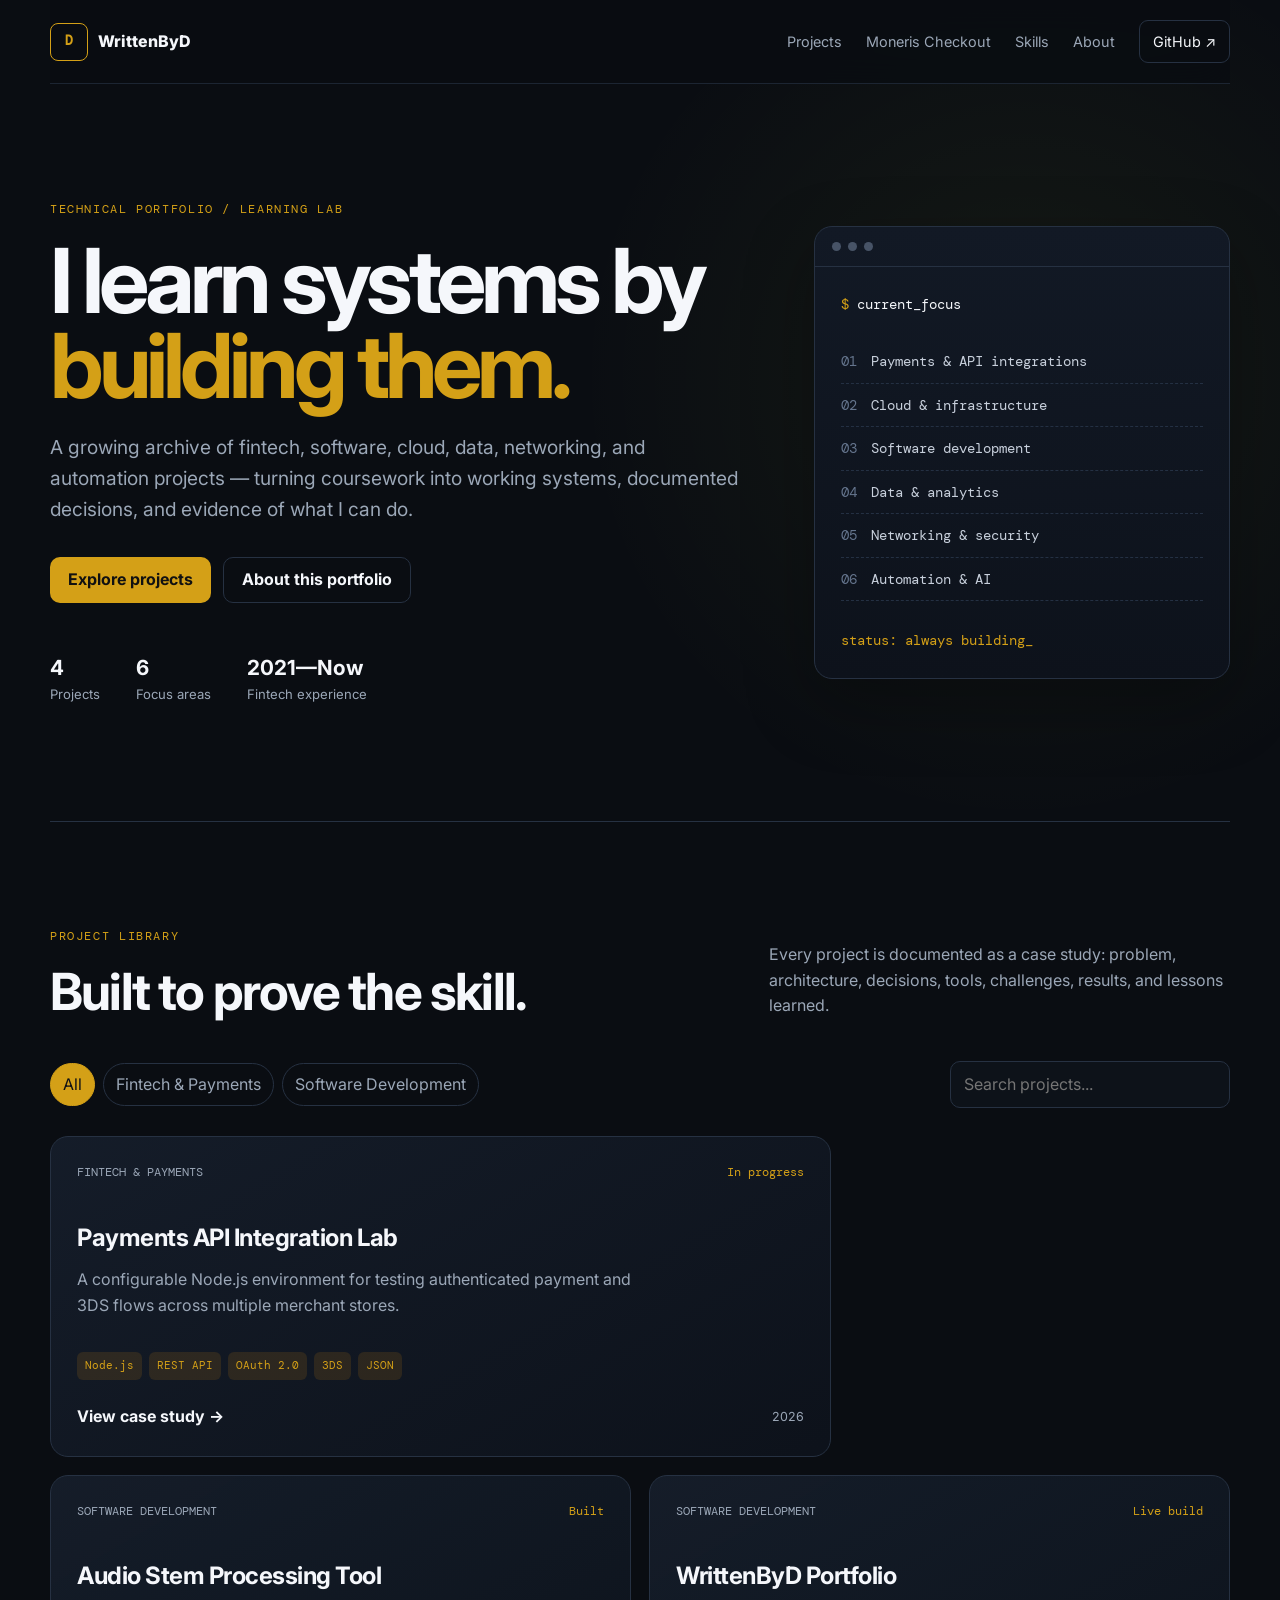
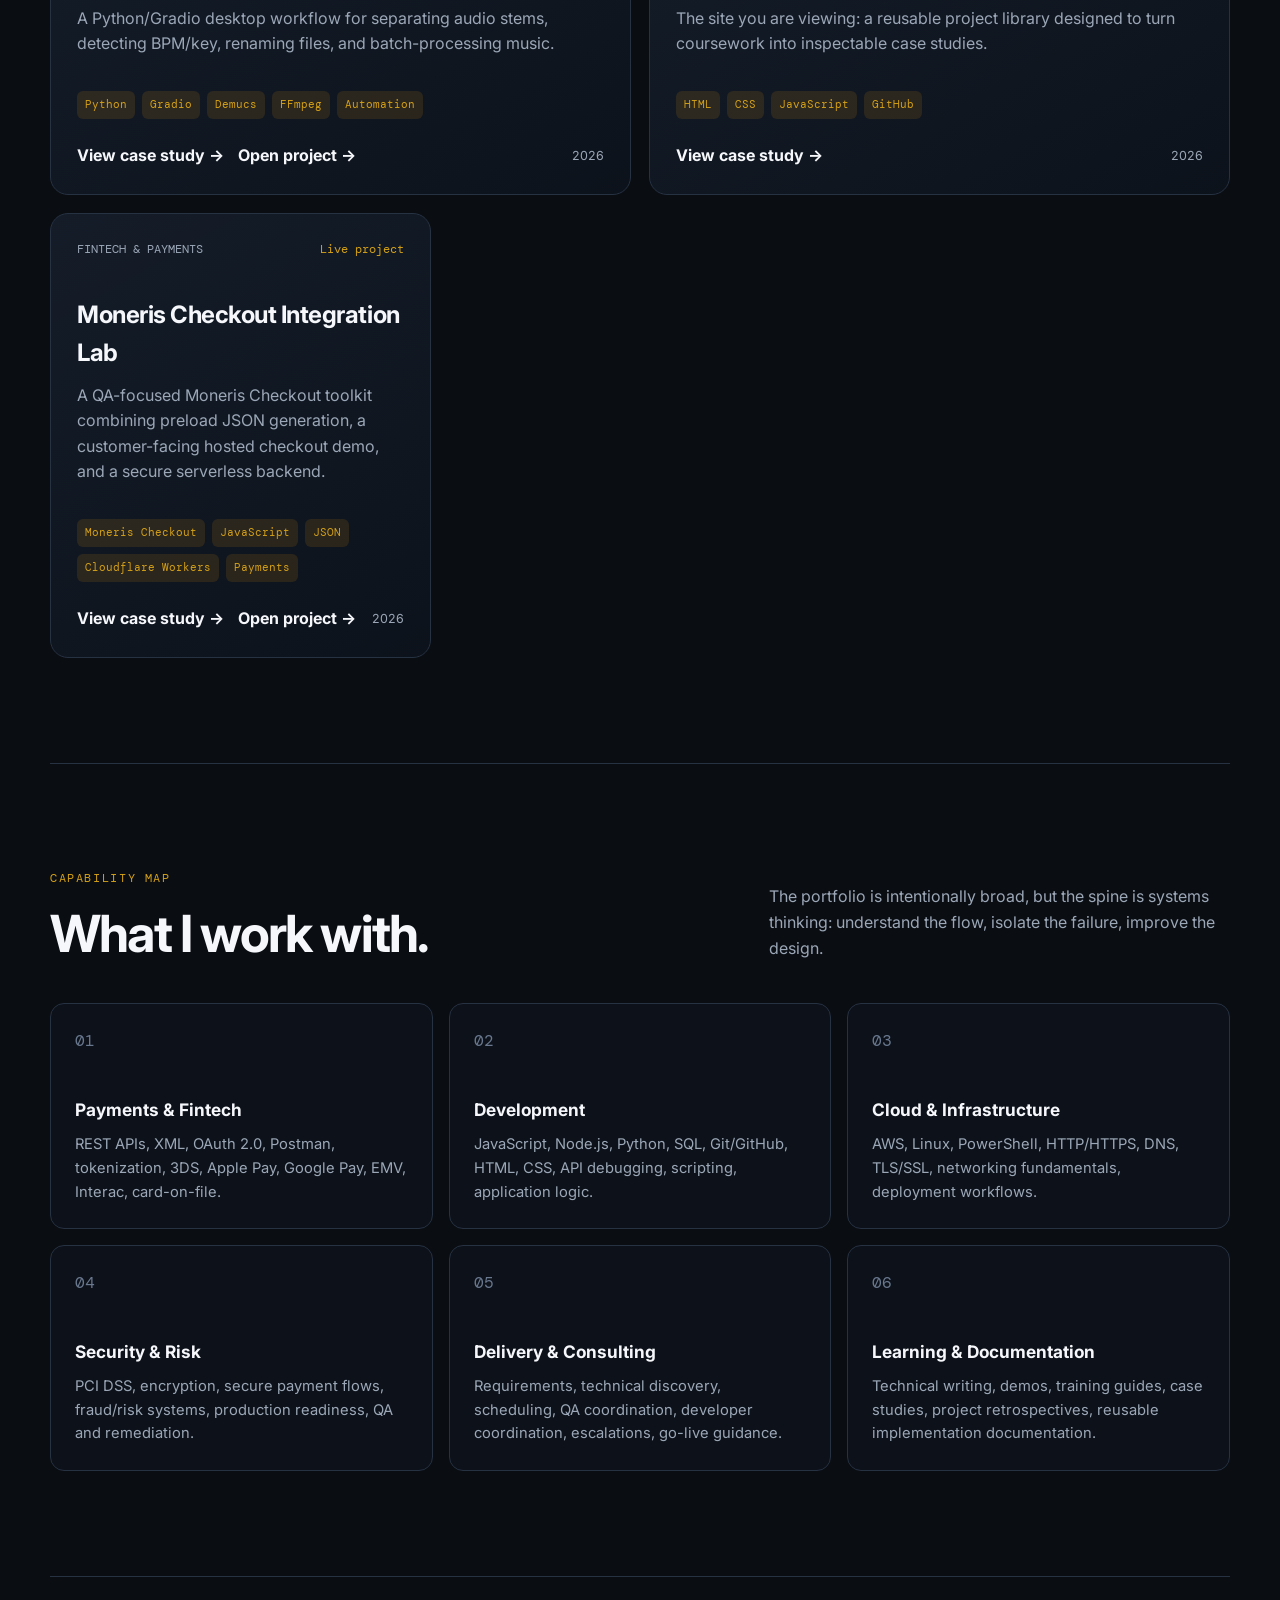
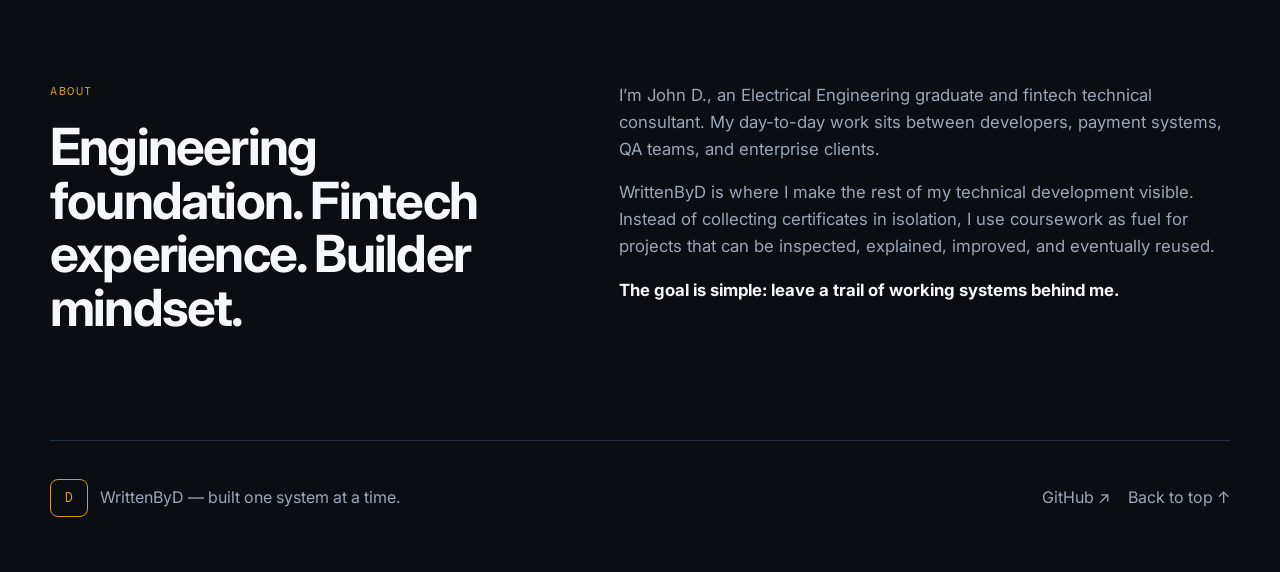
<file: index.html>
<!DOCTYPE html>
<html lang="en">
<head>
  <meta charset="UTF-8" />
  <meta name="viewport" content="width=device-width, initial-scale=1.0" />
  <meta name="description" content="WrittenByD — a technical portfolio documenting fintech, software, cloud, data, networking, and automation projects." />
  <title>WrittenByD | Technical Portfolio</title>
  <link rel="preconnect" href="https://fonts.googleapis.com">
  <link rel="preconnect" href="https://fonts.gstatic.com" crossorigin>
  <link href="https://fonts.googleapis.com/css2?family=DM+Mono:wght@400;500&family=Inter:wght@400;500;600;700;800&display=swap" rel="stylesheet">
  <link rel="stylesheet" href="style.css" />
</head>
<body>
  <div class="site-shell">
    <header class="site-header">
      <a class="brand" href="#top" aria-label="WrittenByD home">
        <span class="brand-mark">D</span>
        <span>WrittenByD</span>
      </a>

      <button class="menu-toggle" type="button" aria-expanded="false" aria-controls="site-nav">
        Menu
      </button>

      <nav id="site-nav" class="site-nav" aria-label="Primary navigation">
        <a href="#projects">Projects</a>
        <a href="moneris-checkout/">Moneris Checkout</a>
        <a href="#skills">Skills</a>
        <a href="#about">About</a>
        <a class="nav-cta" href="https://github.com/WrittenByD" target="_blank" rel="noreferrer">GitHub ↗</a>
      </nav>
    </header>

    <main id="top">
      <section class="hero section">
        <div class="hero-copy">
          <p class="eyebrow">TECHNICAL PORTFOLIO / LEARNING LAB</p>
          <h1>I learn systems by <span>building them.</span></h1>
          <p class="hero-lede">
            A growing archive of fintech, software, cloud, data, networking, and automation projects —
            turning coursework into working systems, documented decisions, and evidence of what I can do.
          </p>

          <div class="hero-actions">
            <a class="button button-primary" href="#projects">Explore projects</a>
            <a class="button button-ghost" href="#about">About this portfolio</a>
          </div>

          <div class="hero-meta" aria-label="Portfolio highlights">
            <div><strong id="project-count">0</strong><span>Projects</span></div>
            <div><strong>6</strong><span>Focus areas</span></div>
            <div><strong>2021—Now</strong><span>Fintech experience</span></div>
          </div>
        </div>

        <aside class="hero-panel" aria-label="Current focus">
          <div class="terminal-bar">
            <span></span><span></span><span></span>
          </div>
          <div class="terminal-content">
            <p><span class="prompt">$</span> current_focus</p>
            <ul>
              <li><span>01</span> Payments & API integrations</li>
              <li><span>02</span> Cloud & infrastructure</li>
              <li><span>03</span> Software development</li>
              <li><span>04</span> Data & analytics</li>
              <li><span>05</span> Networking & security</li>
              <li><span>06</span> Automation & AI</li>
            </ul>
            <p class="terminal-status">status: always building<span class="cursor">_</span></p>
          </div>
        </aside>
      </section>

      <section id="projects" class="section">
        <div class="section-heading">
          <div>
            <p class="eyebrow">PROJECT LIBRARY</p>
            <h2>Built to prove the skill.</h2>
          </div>
          <p>
            Every project is documented as a case study: problem, architecture, decisions,
            tools, challenges, results, and lessons learned.
          </p>
        </div>

        <div class="project-toolbar">
          <div id="project-filters" class="filter-group" aria-label="Filter projects"></div>
          <label class="search-box">
            <span class="sr-only">Search projects</span>
            <input id="project-search" type="search" placeholder="Search projects..." autocomplete="off" />
          </label>
        </div>

        <div id="project-grid" class="project-grid" aria-live="polite"></div>
        <p id="project-empty" class="empty-state" hidden>No projects match those filters yet.</p>
      </section>

      <section id="skills" class="section">
        <div class="section-heading">
          <div>
            <p class="eyebrow">CAPABILITY MAP</p>
            <h2>What I work with.</h2>
          </div>
          <p>
            The portfolio is intentionally broad, but the spine is systems thinking:
            understand the flow, isolate the failure, improve the design.
          </p>
        </div>

        <div class="skills-grid">
          <article class="skill-card">
            <span class="skill-number">01</span>
            <h3>Payments & Fintech</h3>
            <p>REST APIs, XML, OAuth 2.0, Postman, tokenization, 3DS, Apple Pay, Google Pay, EMV, Interac, card-on-file.</p>
          </article>
          <article class="skill-card">
            <span class="skill-number">02</span>
            <h3>Development</h3>
            <p>JavaScript, Node.js, Python, SQL, Git/GitHub, HTML, CSS, API debugging, scripting, application logic.</p>
          </article>
          <article class="skill-card">
            <span class="skill-number">03</span>
            <h3>Cloud & Infrastructure</h3>
            <p>AWS, Linux, PowerShell, HTTP/HTTPS, DNS, TLS/SSL, networking fundamentals, deployment workflows.</p>
          </article>
          <article class="skill-card">
            <span class="skill-number">04</span>
            <h3>Security & Risk</h3>
            <p>PCI DSS, encryption, secure payment flows, fraud/risk systems, production readiness, QA and remediation.</p>
          </article>
          <article class="skill-card">
            <span class="skill-number">05</span>
            <h3>Delivery & Consulting</h3>
            <p>Requirements, technical discovery, scheduling, QA coordination, developer coordination, escalations, go-live guidance.</p>
          </article>
          <article class="skill-card">
            <span class="skill-number">06</span>
            <h3>Learning & Documentation</h3>
            <p>Technical writing, demos, training guides, case studies, project retrospectives, reusable implementation documentation.</p>
          </article>
        </div>
      </section>

      <section id="about" class="section about-section">
        <div>
          <p class="eyebrow">ABOUT</p>
          <h2>Engineering foundation. Fintech experience. Builder mindset.</h2>
        </div>
        <div class="about-copy">
          <p>
            I’m John D., an Electrical Engineering graduate and fintech technical consultant.
            My day-to-day work sits between developers, payment systems, QA teams, and enterprise clients.
          </p>
          <p>
            WrittenByD is where I make the rest of my technical development visible. Instead of collecting
            certificates in isolation, I use coursework as fuel for projects that can be inspected, explained,
            improved, and eventually reused.
          </p>
          <p>
            The goal is simple: leave a trail of working systems behind me.
          </p>
        </div>
      </section>
    </main>

    <footer class="site-footer">
      <div>
        <span class="brand-mark">D</span>
        <p>WrittenByD — built one system at a time.</p>
      </div>
      <div class="footer-links">
        <a href="https://github.com/WrittenByD" target="_blank" rel="noreferrer">GitHub ↗</a>
        <a href="#top">Back to top ↑</a>
      </div>
    </footer>
  </div>

  <dialog id="project-modal" class="project-modal">
    <button class="modal-close" type="button" aria-label="Close project details">×</button>
    <div id="modal-content"></div>
  </dialog>

  <script src="script.js"></script>
</body>
</html>
</file>
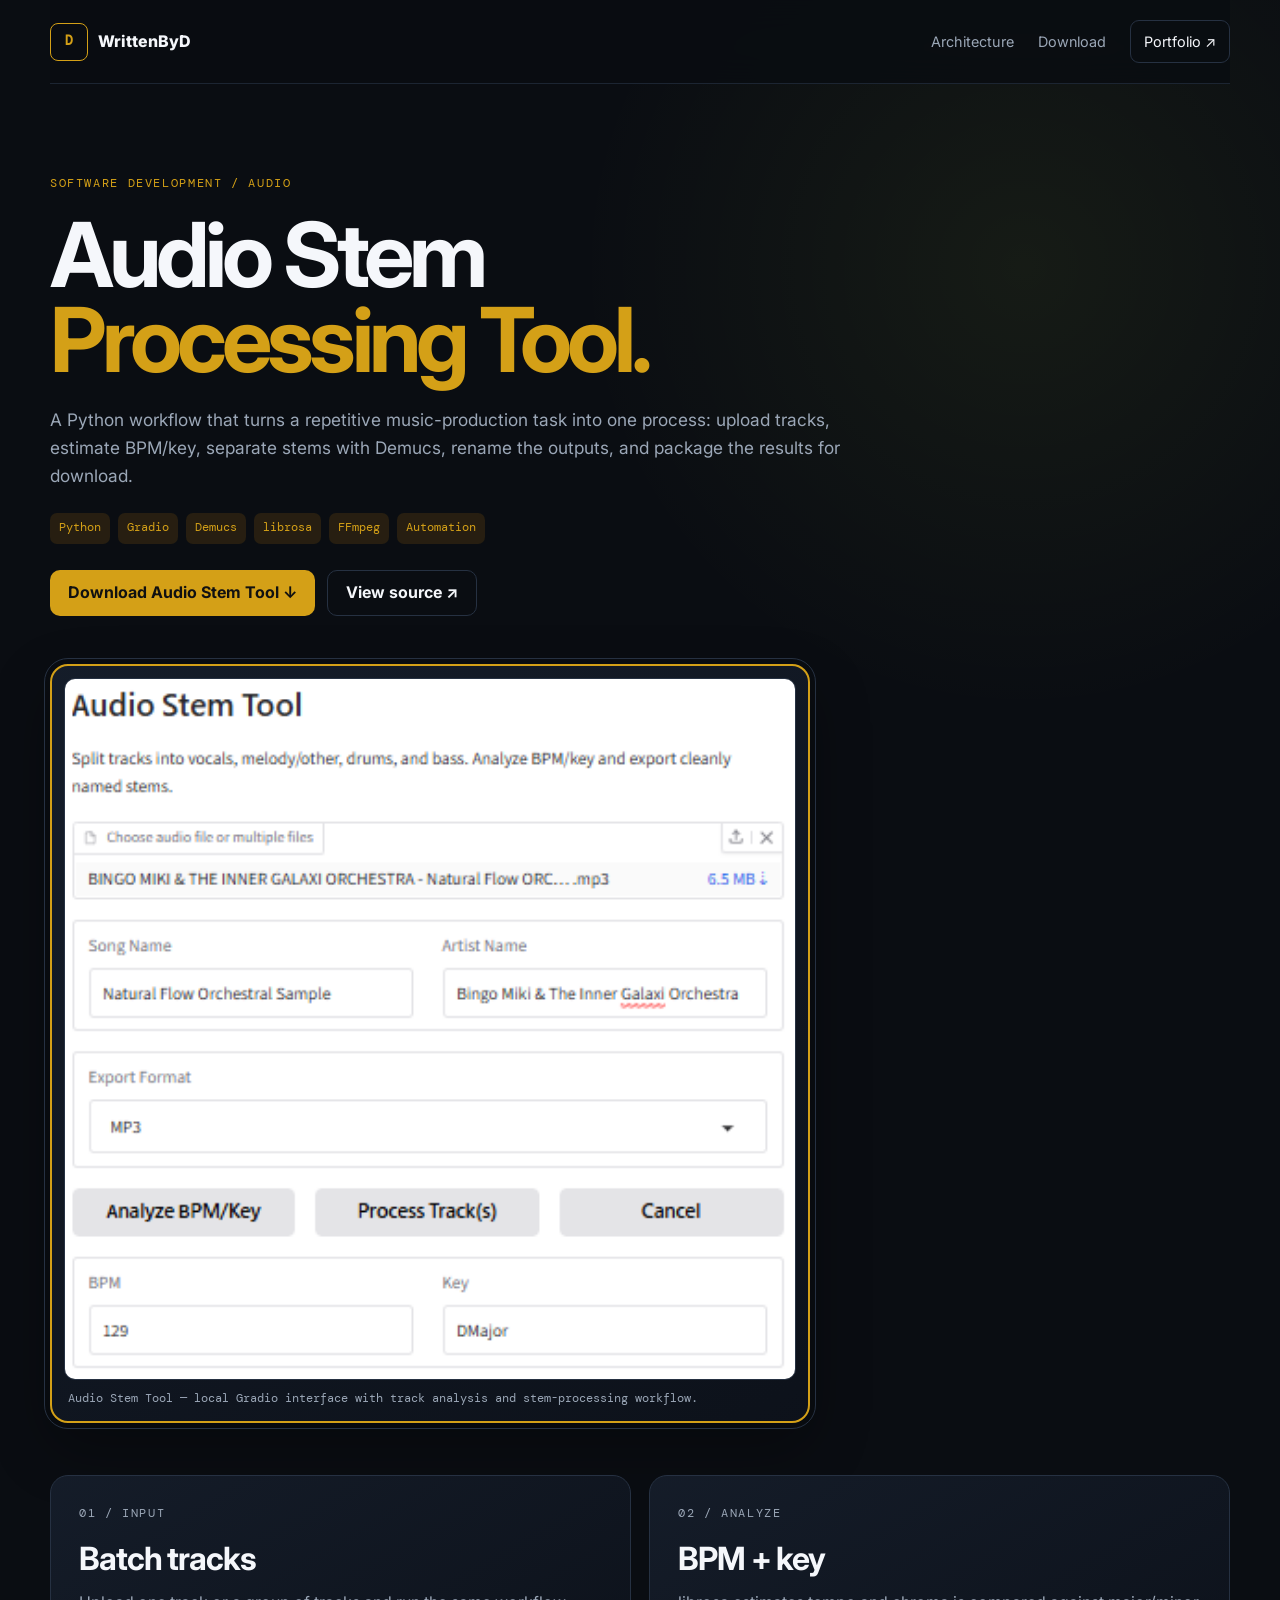
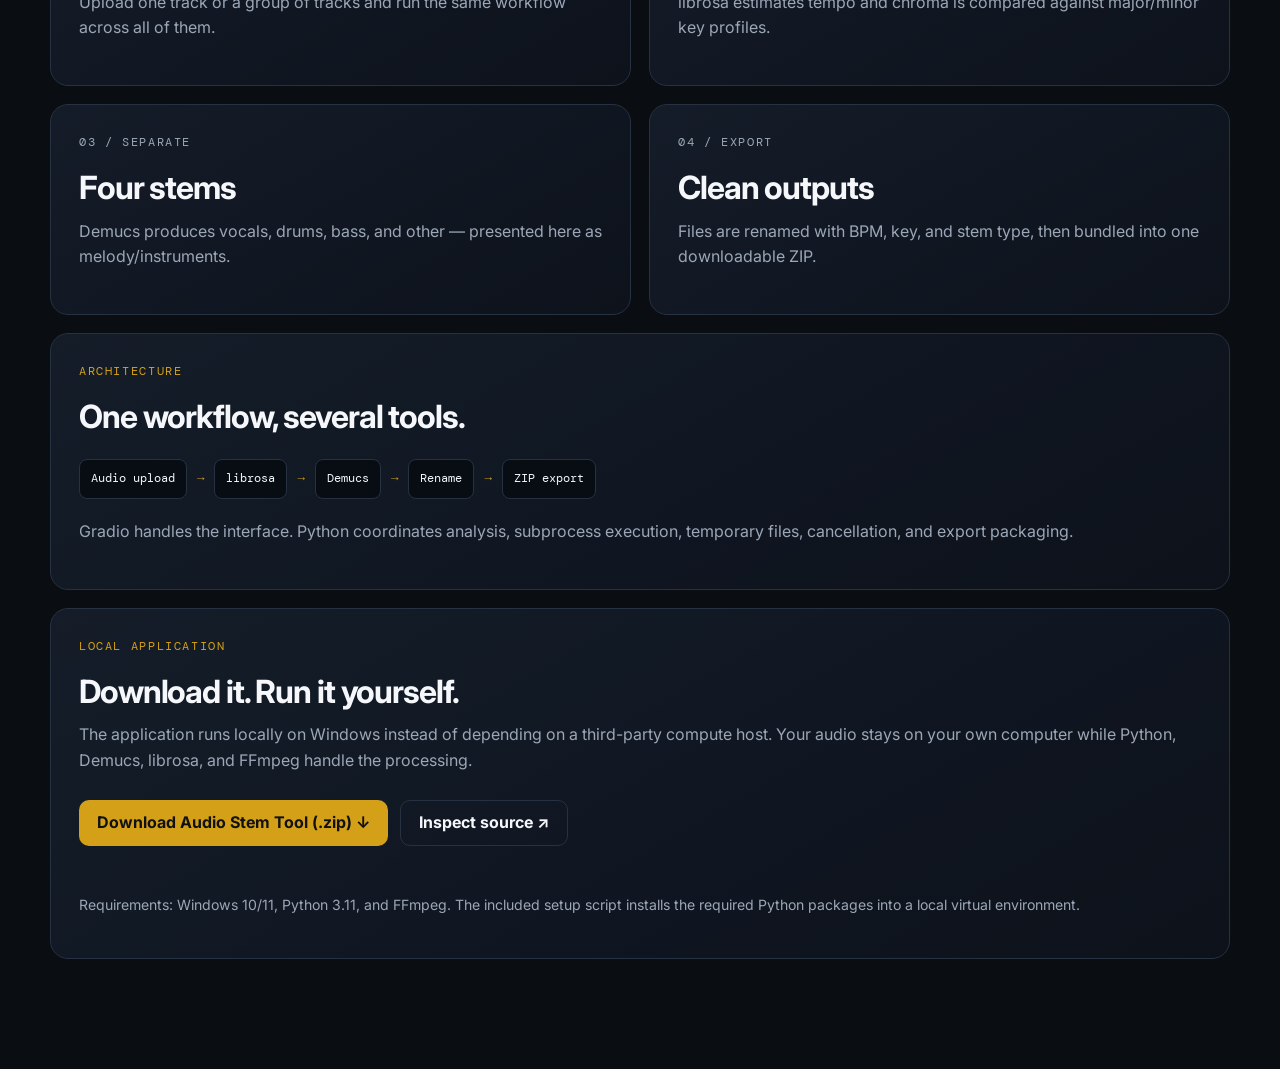
<file: audio-stem-tool/index.html>
<!DOCTYPE html>
<html lang="en">
<head>
  <meta charset="UTF-8" />
  <meta name="viewport" content="width=device-width, initial-scale=1.0" />
  <meta name="description" content="WrittenByD Audio Stem Processing Tool — Python, Gradio, Demucs and audio analysis." />
  <title>Audio Stem Processing Tool | WrittenByD</title>
  <link rel="preconnect" href="https://fonts.googleapis.com">
  <link rel="preconnect" href="https://fonts.gstatic.com" crossorigin>
  <link href="https://fonts.googleapis.com/css2?family=DM+Mono:wght@400;500&family=Inter:wght@400;500;600;700;800&display=swap" rel="stylesheet">
  <link rel="stylesheet" href="../style.css" />
  <link rel="stylesheet" href="project.css?v=4" />
</head>
<body>
  <div class="site-shell">
    <header class="site-header">
      <a class="brand" href="../index.html" aria-label="WrittenByD home">
        <span class="brand-mark">D</span>
        <span>WrittenByD</span>
      </a>
      <nav class="site-nav" aria-label="Project navigation">
        <a href="#architecture">Architecture</a>
        <a href="download.html">Download</a>
        <a class="nav-cta" href="../index.html">Portfolio ↗</a>
      </nav>
    </header>

    <main class="stem-page">
      <section class="stem-hero">
        <p class="eyebrow">SOFTWARE DEVELOPMENT / AUDIO</p>
        <h1>Audio Stem <span>Processing Tool.</span></h1>
        <p class="stem-lede">
          A Python workflow that turns a repetitive music-production task into one process:
          upload tracks, estimate BPM/key, separate stems with Demucs, rename the outputs,
          and package the results for download.
        </p>

        <div class="stem-tags">
          <span>Python</span>
          <span>Gradio</span>
          <span>Demucs</span>
          <span>librosa</span>
          <span>FFmpeg</span>
          <span>Automation</span>
        </div>

        <div class="hero-actions stem-actions">
          <a class="button button-primary" href="download.html">Download Audio Stem Tool ↓</a>
          <a class="button button-ghost" href="https://github.com/WrittenByD/writtenbyd-portfolio/tree/main/audio-stem-tool" target="_blank" rel="noreferrer">View source ↗</a>
        </div>

        <figure class="stem-preview">
          <img src="stemmer-preview-original.png?v=5" alt="Audio Stem Tool interface showing a loaded track, song and artist fields, MP3 export, BPM 129, and D Major key analysis." />
          <figcaption>Audio Stem Tool — local Gradio interface with track analysis and stem-processing workflow.</figcaption>
        </figure>
      </section>

      <section class="feature-grid">
        <article class="feature-card">
          <p class="eyebrow">01 / INPUT</p>
          <h2>Batch tracks</h2>
          <p>Upload one track or a group of tracks and run the same workflow across all of them.</p>
        </article>
        <article class="feature-card">
          <p class="eyebrow">02 / ANALYZE</p>
          <h2>BPM + key</h2>
          <p>librosa estimates tempo and chroma is compared against major/minor key profiles.</p>
        </article>
        <article class="feature-card">
          <p class="eyebrow">03 / SEPARATE</p>
          <h2>Four stems</h2>
          <p>Demucs produces vocals, drums, bass, and other — presented here as melody/instruments.</p>
        </article>
        <article class="feature-card">
          <p class="eyebrow">04 / EXPORT</p>
          <h2>Clean outputs</h2>
          <p>Files are renamed with BPM, key, and stem type, then bundled into one downloadable ZIP.</p>
        </article>
      </section>

      <section id="architecture" class="detail-card">
        <div>
          <p class="eyebrow">ARCHITECTURE</p>
          <h2>One workflow, several tools.</h2>
        </div>
        <div class="flow">
          <span>Audio upload</span><b>→</b>
          <span>librosa</span><b>→</b>
          <span>Demucs</span><b>→</b>
          <span>Rename</span><b>→</b>
          <span>ZIP export</span>
        </div>
        <p>
          Gradio handles the interface. Python coordinates analysis, subprocess execution,
          temporary files, cancellation, and export packaging.
        </p>
      </section>

      <section id="run" class="detail-card run-card">
        <div>
          <p class="eyebrow">LOCAL APPLICATION</p>
          <h2>Download it. Run it yourself.</h2>
        </div>
        <p>
          The application runs locally on Windows instead of depending on a third-party compute host.
          Your audio stays on your own computer while Python, Demucs, librosa, and FFmpeg handle the processing.
        </p>
        <div class="hero-actions stem-actions">
          <a class="button button-primary" href="download.html">Download Audio Stem Tool (.zip) ↓</a>
          <a class="button button-ghost" href="https://github.com/WrittenByD/writtenbyd-portfolio/tree/main/audio-stem-tool" target="_blank" rel="noreferrer">Inspect source ↗</a>
        </div>
        <p class="host-note">
          Requirements: Windows 10/11, Python 3.11, and FFmpeg. The included setup script installs the required Python packages into a local virtual environment.
        </p>
      </section>
    </main>
  </div>
</body>
</html>
</file>
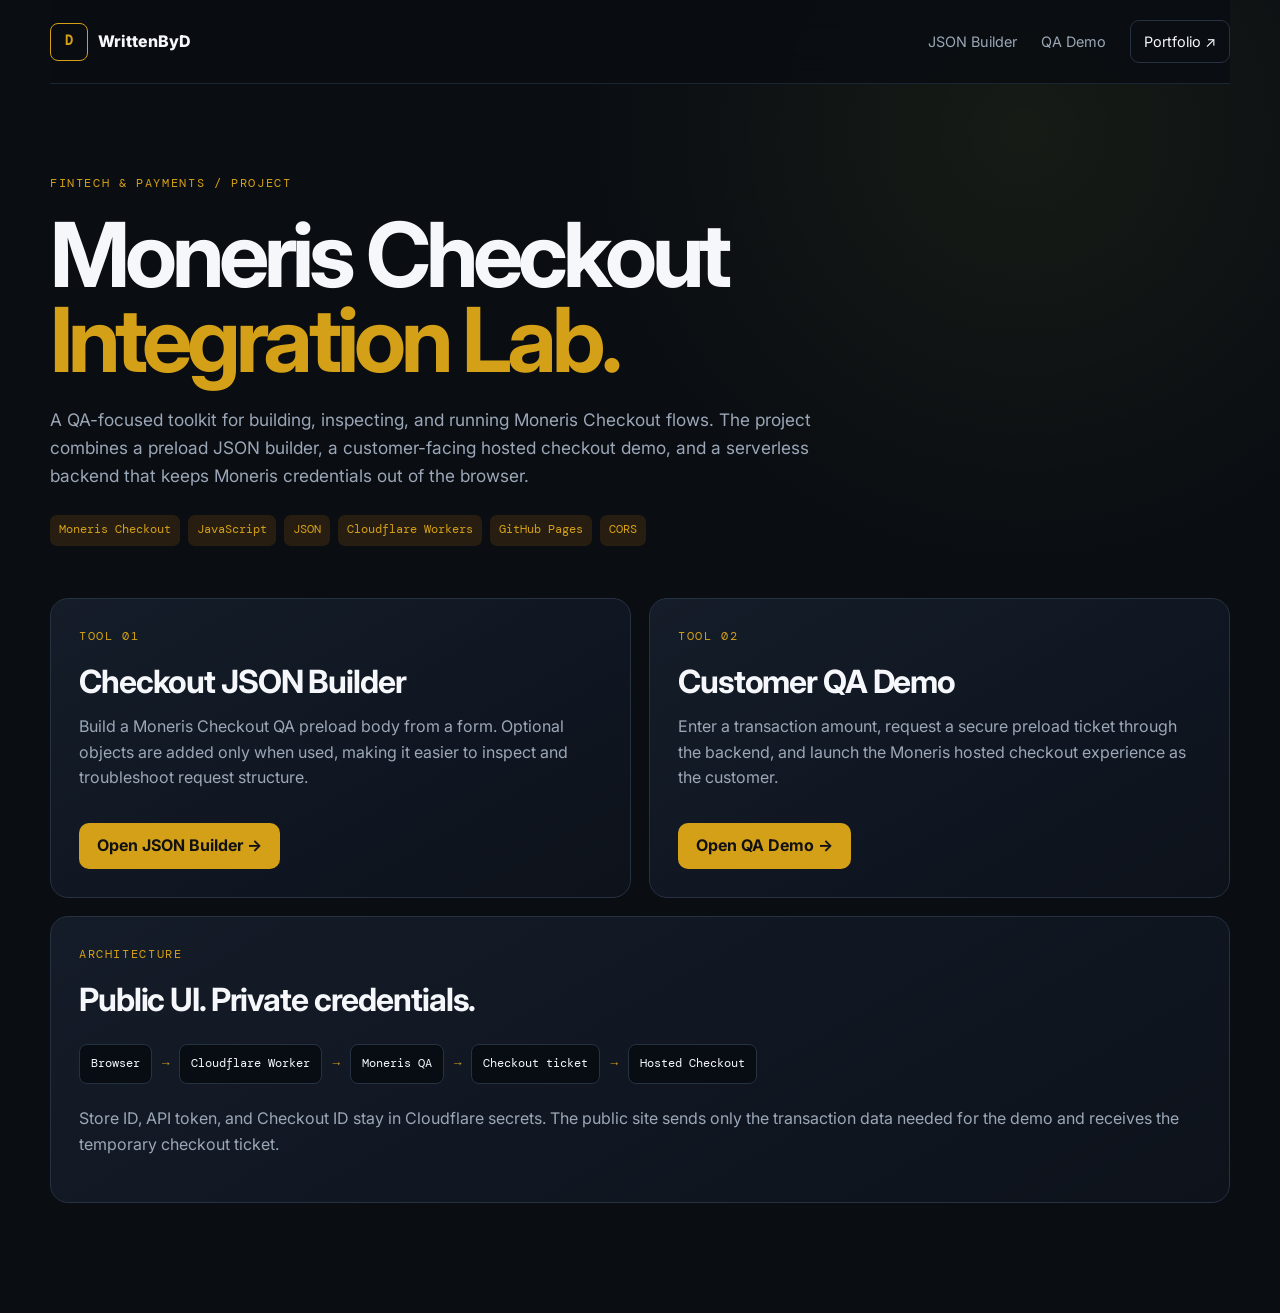
<file: moneris-checkout/index.html>
<!DOCTYPE html>
<html lang="en">
<head>
  <meta charset="UTF-8" />
  <meta name="viewport" content="width=device-width, initial-scale=1.0" />
  <meta name="description" content="Moneris Checkout Integration Lab by WrittenByD." />
  <title>Moneris Checkout Integration Lab | WrittenByD</title>
  <link rel="preconnect" href="https://fonts.googleapis.com">
  <link rel="preconnect" href="https://fonts.gstatic.com" crossorigin>
  <link href="https://fonts.googleapis.com/css2?family=DM+Mono:wght@400;500&family=Inter:wght@400;500;600;700;800&display=swap" rel="stylesheet">
  <link rel="stylesheet" href="../style.css" />
  <link rel="stylesheet" href="project.css" />
</head>
<body>
  <div class="site-shell">
    <header class="site-header">
      <a class="brand" href="../index.html" aria-label="WrittenByD home">
        <span class="brand-mark">D</span>
        <span>WrittenByD</span>
      </a>
      <nav class="site-nav" aria-label="Project navigation">
        <a href="json-builder.html">JSON Builder</a>
        <a href="qa-demo.html">QA Demo</a>
        <a class="nav-cta" href="../index.html">Portfolio ↗</a>
      </nav>
    </header>

    <main class="lab-page">
      <section class="lab-hero">
        <p class="eyebrow">FINTECH & PAYMENTS / PROJECT</p>
        <h1>Moneris Checkout <span>Integration Lab.</span></h1>
        <p class="lab-lede">
          A QA-focused toolkit for building, inspecting, and running Moneris Checkout flows.
          The project combines a preload JSON builder, a customer-facing hosted checkout demo,
          and a serverless backend that keeps Moneris credentials out of the browser.
        </p>

        <div class="lab-tags">
          <span>Moneris Checkout</span>
          <span>JavaScript</span>
          <span>JSON</span>
          <span>Cloudflare Workers</span>
          <span>GitHub Pages</span>
          <span>CORS</span>
        </div>
      </section>

      <section class="tool-grid">
        <article class="tool-card">
          <p class="eyebrow">TOOL 01</p>
          <h2>Checkout JSON Builder</h2>
          <p>
            Build a Moneris Checkout QA preload body from a form. Optional objects are added only when used,
            making it easier to inspect and troubleshoot request structure.
          </p>
          <a class="button button-primary" href="json-builder.html">Open JSON Builder →</a>
        </article>

        <article class="tool-card">
          <p class="eyebrow">TOOL 02</p>
          <h2>Customer QA Demo</h2>
          <p>
            Enter a transaction amount, request a secure preload ticket through the backend,
            and launch the Moneris hosted checkout experience as the customer.
          </p>
          <a class="button button-primary" href="qa-demo.html">Open QA Demo →</a>
        </article>
      </section>

      <section class="architecture-card">
        <div>
          <p class="eyebrow">ARCHITECTURE</p>
          <h2>Public UI. Private credentials.</h2>
        </div>
        <div class="flow">
          <span>Browser</span>
          <b>→</b>
          <span>Cloudflare Worker</span>
          <b>→</b>
          <span>Moneris QA</span>
          <b>→</b>
          <span>Checkout ticket</span>
          <b>→</b>
          <span>Hosted Checkout</span>
        </div>
        <p>
          Store ID, API token, and Checkout ID stay in Cloudflare secrets. The public site sends only
          the transaction data needed for the demo and receives the temporary checkout ticket.
        </p>
      </section>
    </main>
  </div>
</body>
</html>
</file>
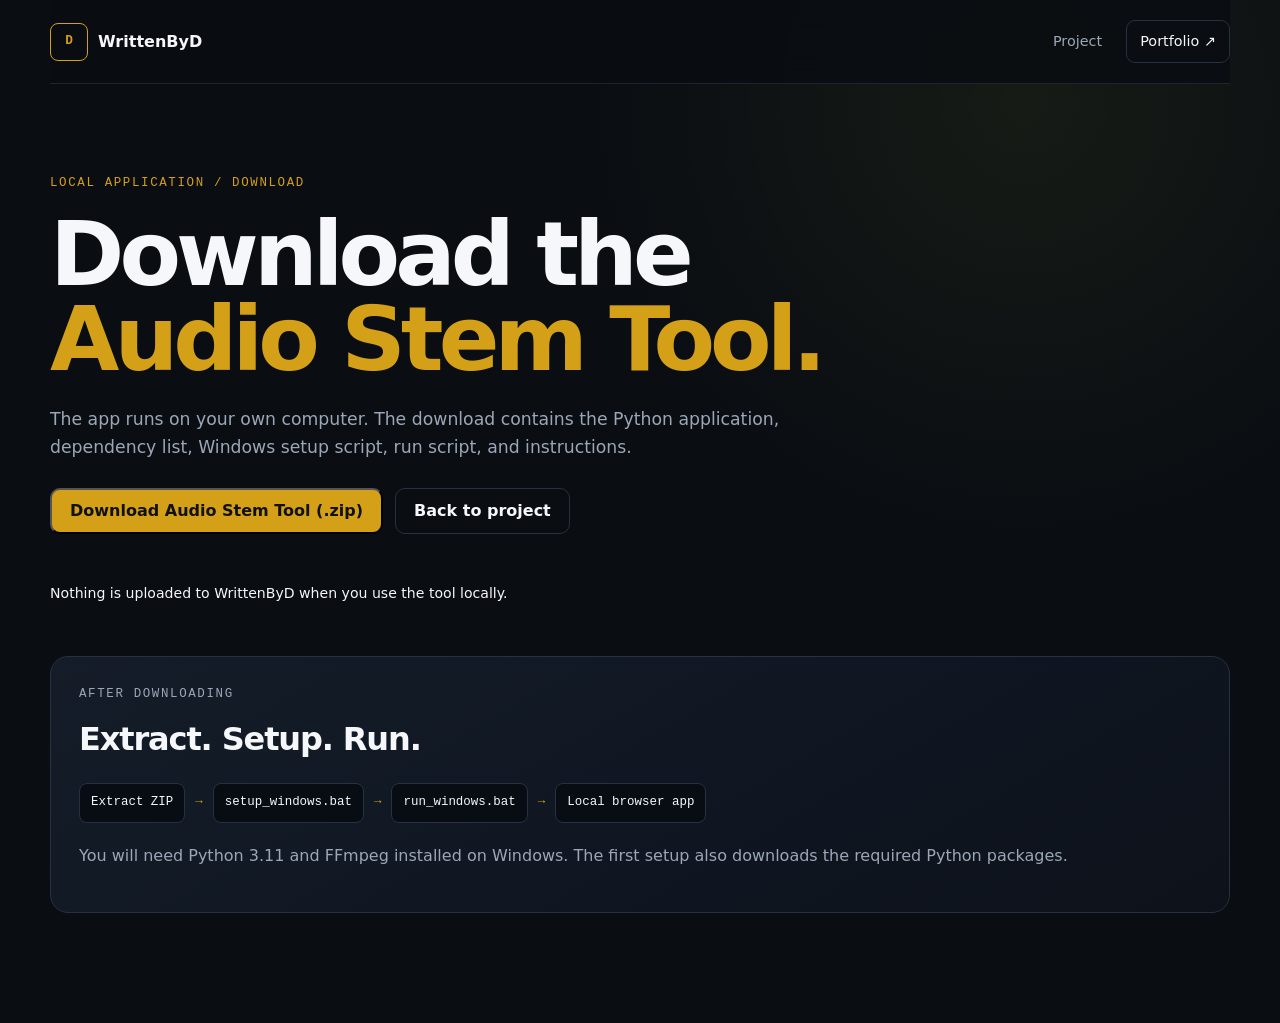
<file: audio-stem-tool/download.html>
<!DOCTYPE html>
<html lang="en">
<head>
  <meta charset="UTF-8" />
  <meta name="viewport" content="width=device-width, initial-scale=1.0" />
  <meta name="description" content="Download the WrittenByD Audio Stem Tool for local use." />
  <title>Download Audio Stem Tool | WrittenByD</title>
  <link rel="stylesheet" href="../style.css" />
  <link rel="stylesheet" href="project.css" />
</head>
<body>
  <div class="site-shell">
    <header class="site-header">
      <a class="brand" href="../index.html" aria-label="WrittenByD home">
        <span class="brand-mark">D</span>
        <span>WrittenByD</span>
      </a>
      <nav class="site-nav" aria-label="Download navigation">
        <a href="index.html">Project</a>
        <a class="nav-cta" href="../index.html">Portfolio ↗</a>
      </nav>
    </header>

    <main class="stem-page">
      <section class="stem-hero">
        <p class="eyebrow">LOCAL APPLICATION / DOWNLOAD</p>
        <h1>Download the <span>Audio Stem Tool.</span></h1>
        <p class="stem-lede">
          The app runs on your own computer. The download contains the Python application,
          dependency list, Windows setup script, run script, and instructions.
        </p>

        <div class="hero-actions stem-actions">
          <button id="download-button" class="button button-primary" type="button">Download Audio Stem Tool (.zip)</button>
          <a class="button button-ghost" href="index.html">Back to project</a>
        </div>
        <p id="download-status" class="host-note">Nothing is uploaded to WrittenByD when you use the tool locally.</p>
      </section>

      <section class="detail-card">
        <p class="eyebrow">AFTER DOWNLOADING</p>
        <h2>Extract. Setup. Run.</h2>
        <div class="flow">
          <span>Extract ZIP</span><b>→</b>
          <span>setup_windows.bat</span><b>→</b>
          <span>run_windows.bat</span><b>→</b>
          <span>Local browser app</span>
        </div>
        <p>You will need Python 3.11 and FFmpeg installed on Windows. The first setup also downloads the required Python packages.</p>
      </section>
    </main>
  </div>

  <script src="download.js"></script>
</body>
</html>
</file>
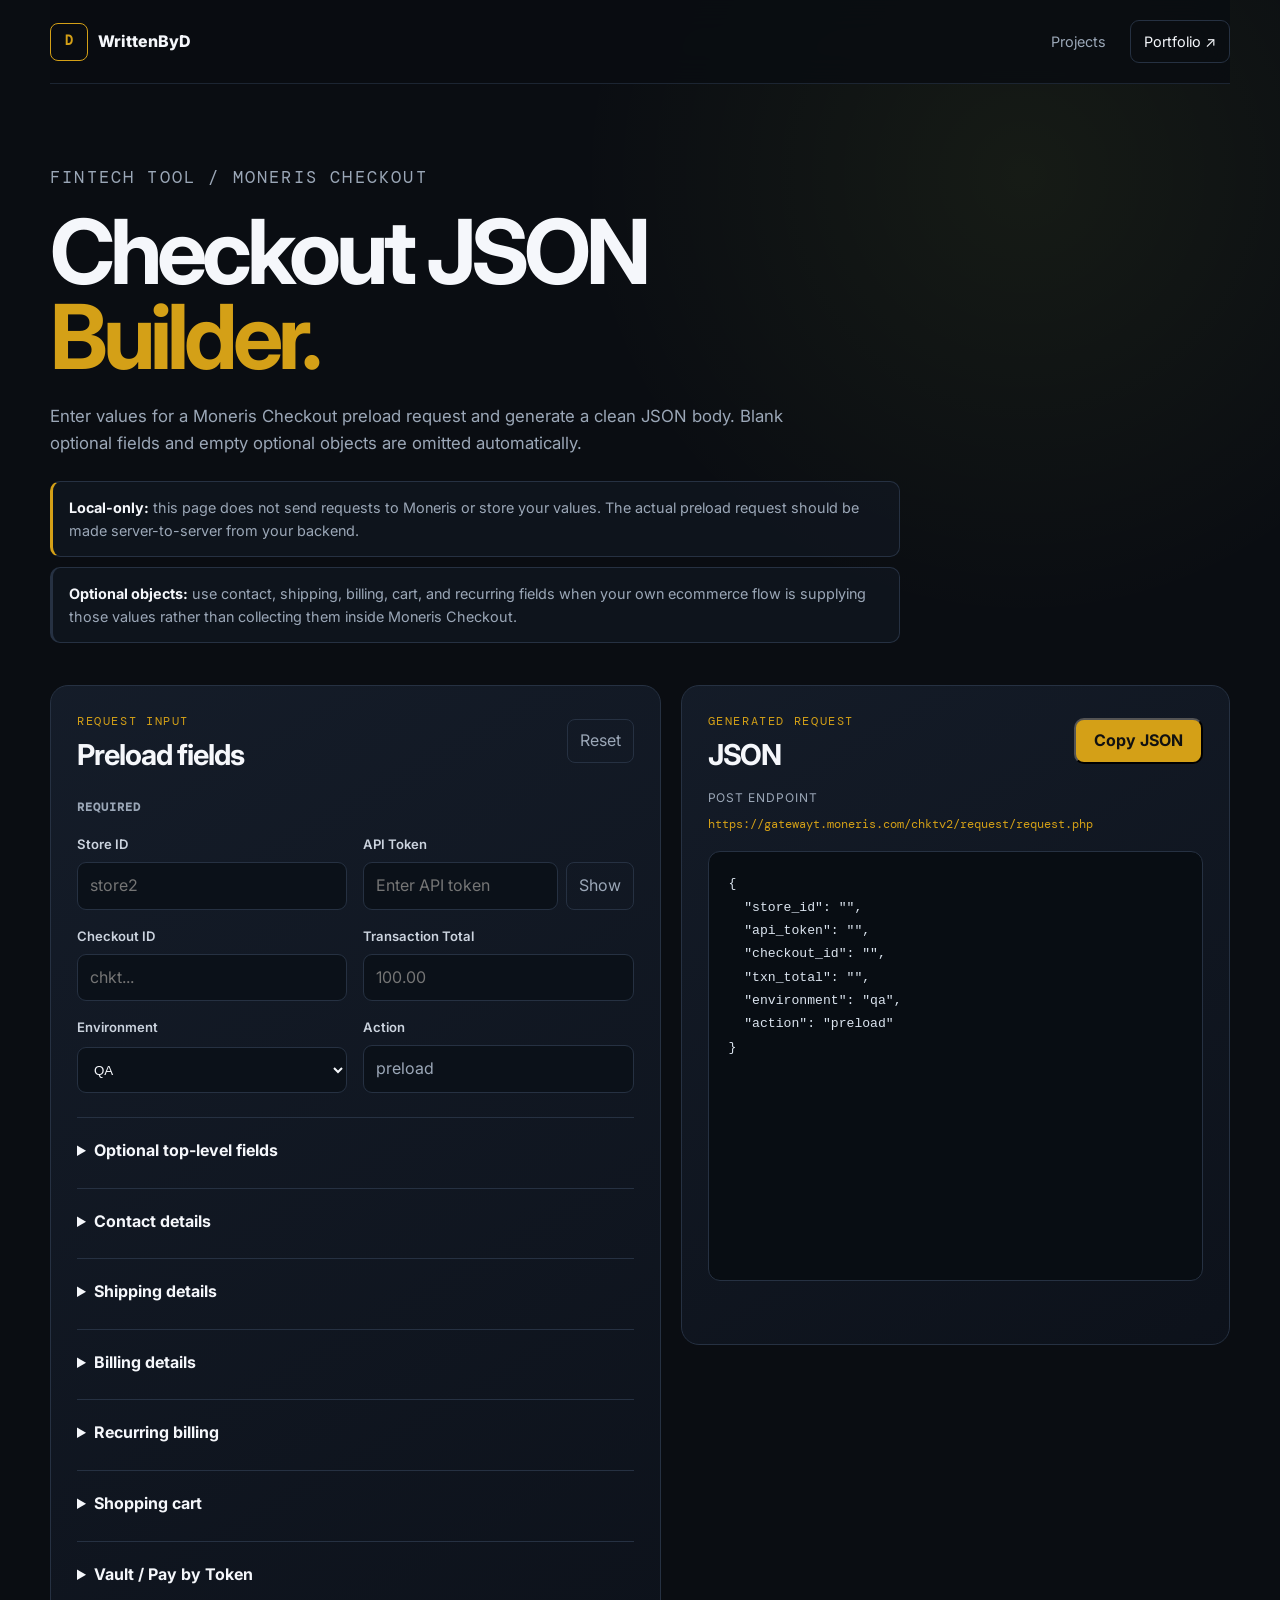
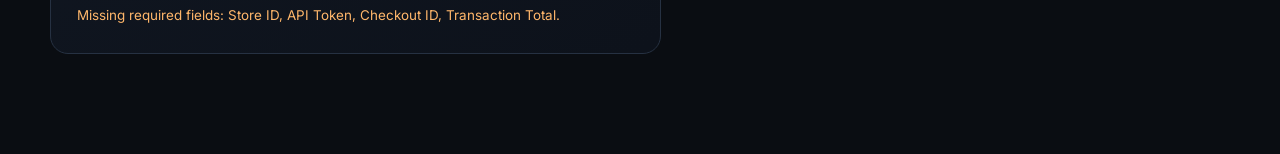
<file: moneris-checkout/json-builder.html>
<!DOCTYPE html>
<html lang="en">
<head>
  <meta charset="UTF-8" />
  <meta name="viewport" content="width=device-width, initial-scale=1.0" />
  <meta name="description" content="Generate a Moneris Checkout preload JSON request from a simple browser form." />
  <title>Moneris Checkout JSON Builder | WrittenByD</title>
  <link rel="preconnect" href="https://fonts.googleapis.com">
  <link rel="preconnect" href="https://fonts.gstatic.com" crossorigin>
  <link href="https://fonts.googleapis.com/css2?family=DM+Mono:wght@400;500&family=Inter:wght@400;500;600;700;800&display=swap" rel="stylesheet">
  <link rel="stylesheet" href="../style.css" />
  <link rel="stylesheet" href="json-builder.css" />
</head>
<body>
  <div class="site-shell">
    <header class="site-header">
      <a class="brand" href="../index.html" aria-label="WrittenByD home">
        <span class="brand-mark">D</span>
        <span>WrittenByD</span>
      </a>
      <nav class="site-nav" aria-label="Tool navigation">
        <a href="index.html">Projects</a>
        <a class="nav-cta" href="../index.html">Portfolio ↗</a>
      </nav>
    </header>

    <main class="tool-page">
      <section class="tool-intro">
        <p class="eyebrow">FINTECH TOOL / MONERIS CHECKOUT</p>
        <h1>Checkout JSON <span>Builder.</span></h1>
        <p>
          Enter values for a Moneris Checkout preload request and generate a clean JSON body.
          Blank optional fields and empty optional objects are omitted automatically.
        </p>
        <div class="privacy-note">
          <strong>Local-only:</strong> this page does not send requests to Moneris or store your values.
          The actual preload request should be made server-to-server from your backend.
        </div>
        <div class="privacy-note secondary-note">
          <strong>Optional objects:</strong> use contact, shipping, billing, cart, and recurring fields when
          your own ecommerce flow is supplying those values rather than collecting them inside Moneris Checkout.
        </div>
      </section>

      <section class="builder-grid">
        <form id="checkout-form" class="builder-panel" novalidate>
          <div class="panel-heading">
            <div>
              <p class="eyebrow">REQUEST INPUT</p>
              <h2>Preload fields</h2>
            </div>
            <button id="reset-button" class="text-button" type="button">Reset</button>
          </div>

          <div class="form-section">
            <h3>Required</h3>
            <div class="form-grid">
              <label class="field">
                <span>Store ID</span>
                <input id="store-id" name="store_id" type="text" placeholder="store2" required autocomplete="off" />
              </label>

              <label class="field">
                <span>API Token</span>
                <div class="password-row">
                  <input id="api-token" name="api_token" type="password" placeholder="Enter API token" required autocomplete="off" />
                  <button id="toggle-token" class="input-button" type="button">Show</button>
                </div>
              </label>

              <label class="field">
                <span>Checkout ID</span>
                <input id="checkout-id" name="checkout_id" type="text" placeholder="chkt..." required autocomplete="off" />
              </label>

              <label class="field">
                <span>Transaction Total</span>
                <input id="txn-total" name="txn_total" type="text" inputmode="decimal" placeholder="100.00" required autocomplete="off" />
              </label>

              <label class="field">
                <span>Environment</span>
                <select id="environment" name="environment">
                  <option value="qa" selected>QA</option>
                </select>
              </label>

              <label class="field">
                <span>Action</span>
                <input type="text" value="preload" disabled />
              </label>
            </div>
          </div>

          <details class="optional-fields">
            <summary>Optional top-level fields</summary>
            <div class="form-grid optional-grid">
              <label class="field">
                <span>Order Number</span>
                <input name="order_no" type="text" maxlength="50" placeholder="ORDER-1001" autocomplete="off" />
              </label>

              <label class="field">
                <span>Customer ID</span>
                <input name="cust_id" type="text" maxlength="50" placeholder="CUSTOMER-25" autocomplete="off" />
              </label>

              <label class="field">
                <span>Language</span>
                <select name="language">
                  <option value="">Not included</option>
                  <option value="en">English</option>
                  <option value="fr">French</option>
                </select>
              </label>

              <label class="field">
                <span>Dynamic Descriptor</span>
                <input name="dynamic_descriptor" type="text" placeholder="Descriptor" autocomplete="off" />
              </label>

              <label class="field">
                <span>Data Key Format</span>
                <select name="data_key_format">
                  <option value="">Not included</option>
                  <option value="0">0</option>
                  <option value="0U">0U</option>
                  <option value="1">1</option>
                  <option value="1U">1U</option>
                  <option value="2">2</option>
                  <option value="2U">2U</option>
                  <option value="4U">4U</option>
                </select>
              </label>

              <label class="field">
                <span>Data Key</span>
                <input name="data_key" type="text" placeholder="Vault Card Update only" autocomplete="off" />
              </label>

              <label class="field">
                <span>Ask CVV</span>
                <select name="ask_cvv">
                  <option value="">Not included</option>
                  <option value="Y">Y</option>
                  <option value="N">N</option>
                </select>
              </label>
            </div>
          </details>

          <details class="optional-fields">
            <summary>Contact details</summary>
            <div id="contact-section" class="form-grid optional-grid object-section">
              <label class="field">
                <span>First Name</span>
                <input data-field="first_name" type="text" placeholder="John" autocomplete="off" />
              </label>
              <label class="field">
                <span>Last Name</span>
                <input data-field="last_name" type="text" placeholder="Smith" autocomplete="off" />
              </label>
              <label class="field">
                <span>Email</span>
                <input data-field="email" type="email" placeholder="john@example.com" autocomplete="off" />
              </label>
              <label class="field">
                <span>Phone</span>
                <input data-field="phone" type="text" placeholder="4165551234" autocomplete="off" />
              </label>
            </div>
          </details>

          <details class="optional-fields">
            <summary>Shipping details</summary>
            <div id="shipping-section" class="form-grid optional-grid object-section">
              <label class="field">
                <span>Address Line 1</span>
                <input data-field="address_1" type="text" placeholder="1 Main St" autocomplete="off" />
              </label>
              <label class="field">
                <span>Address Line 2</span>
                <input data-field="address_2" type="text" placeholder="Unit 2012" autocomplete="off" />
              </label>
              <label class="field">
                <span>City</span>
                <input data-field="city" type="text" placeholder="Toronto" autocomplete="off" />
              </label>
              <label class="field">
                <span>Province / State</span>
                <input data-field="province" type="text" placeholder="ON" autocomplete="off" />
              </label>
              <label class="field">
                <span>Country</span>
                <input data-field="country" type="text" maxlength="2" placeholder="CA" autocomplete="off" />
              </label>
              <label class="field">
                <span>Postal / ZIP Code</span>
                <input data-field="postal_code" type="text" placeholder="M1M1M1" autocomplete="off" />
              </label>
            </div>
          </details>

          <details class="optional-fields">
            <summary>Billing details</summary>
            <div id="billing-section" class="form-grid optional-grid object-section">
              <label class="field">
                <span>Address Line 1</span>
                <input data-field="address_1" type="text" placeholder="1 Main St" autocomplete="off" />
              </label>
              <label class="field">
                <span>Address Line 2</span>
                <input data-field="address_2" type="text" placeholder="Unit 2000" autocomplete="off" />
              </label>
              <label class="field">
                <span>City</span>
                <input data-field="city" type="text" placeholder="Toronto" autocomplete="off" />
              </label>
              <label class="field">
                <span>Province / State</span>
                <input data-field="province" type="text" placeholder="ON" autocomplete="off" />
              </label>
              <label class="field">
                <span>Country</span>
                <input data-field="country" type="text" maxlength="2" placeholder="CA" autocomplete="off" />
              </label>
              <label class="field">
                <span>Postal / ZIP Code</span>
                <input data-field="postal_code" type="text" placeholder="M1M1M1" autocomplete="off" />
              </label>
            </div>
          </details>

          <details class="optional-fields">
            <summary>Recurring billing</summary>
            <div id="recur-section" class="form-grid optional-grid object-section">
              <label class="field">
                <span>Bill Now</span>
                <select data-field="bill_now">
                  <option value="">Not included</option>
                  <option value="true">true</option>
                  <option value="false">false</option>
                </select>
              </label>
              <label class="field">
                <span>Recurring Amount</span>
                <input data-field="recur_amount" type="text" inputmode="decimal" placeholder="25.00" autocomplete="off" />
              </label>
              <label class="field">
                <span>Start Date</span>
                <input data-field="start_date" type="date" />
              </label>
              <label class="field">
                <span>Recur Unit</span>
                <select data-field="recur_unit">
                  <option value="">Not included</option>
                  <option value="day">day</option>
                  <option value="week">week</option>
                  <option value="month">month</option>
                  <option value="eom">eom</option>
                </select>
              </label>
              <label class="field">
                <span>Recur Period</span>
                <input data-field="recur_period" type="number" min="1" max="999" placeholder="1" />
              </label>
              <label class="field">
                <span>Number of Recurs</span>
                <input data-field="number_of_recurs" type="number" min="1" max="999" placeholder="12" />
              </label>
            </div>
          </details>

          <details class="optional-fields">
            <summary>Shopping cart</summary>
            <div class="optional-grid">
              <div id="cart-items" class="repeat-list"></div>
              <button id="add-cart-item" class="text-button add-row-button" type="button">+ Add cart item</button>

              <div class="subsection">
                <h3>Cart totals</h3>
                <div id="cart-section" class="form-grid object-section">
                  <label class="field">
                    <span>Subtotal</span>
                    <input data-field="subtotal" type="text" inputmode="decimal" placeholder="100.00" autocomplete="off" />
                  </label>
                </div>
              </div>

              <div class="subsection">
                <h3>Tax</h3>
                <div id="tax-section" class="form-grid object-section">
                  <label class="field">
                    <span>Tax Amount</span>
                    <input data-field="amount" type="text" inputmode="decimal" placeholder="13.00" autocomplete="off" />
                  </label>
                  <label class="field">
                    <span>Description</span>
                    <input data-field="description" type="text" placeholder="HST" autocomplete="off" />
                  </label>
                  <label class="field">
                    <span>Rate</span>
                    <input data-field="rate" type="text" inputmode="decimal" placeholder="13.00" autocomplete="off" />
                  </label>
                </div>
              </div>
            </div>
          </details>

          <details class="optional-fields">
            <summary>Vault / Pay by Token</summary>
            <div class="optional-grid">
              <p class="section-note">
                Add up to three stored cards. Each token entry is a data key + issuer ID pair.
              </p>
              <div id="token-items" class="repeat-list"></div>
              <button id="add-token-item" class="text-button add-row-button" type="button">+ Add token</button>
            </div>
          </details>

          <p id="form-message" class="form-message" aria-live="polite"></p>
        </form>

        <section class="builder-panel output-panel" aria-label="Generated request">
          <div class="panel-heading output-heading">
            <div>
              <p class="eyebrow">GENERATED REQUEST</p>
              <h2>JSON</h2>
            </div>
            <button id="copy-button" class="button button-primary" type="button">Copy JSON</button>
          </div>

          <div class="endpoint-block">
            <span>POST endpoint</span>
            <code id="endpoint"></code>
          </div>

          <pre class="json-output"><code id="json-output"></code></pre>
          <p id="copy-message" class="copy-message" aria-live="polite"></p>
        </section>
      </section>
    </main>
  </div>

  <template id="cart-item-template">
    <div class="repeat-card cart-item">
      <div class="repeat-card-heading">
        <strong class="row-title">Item</strong>
        <button class="remove-row text-button" type="button">Remove</button>
      </div>
      <div class="form-grid">
        <label class="field">
          <span>Image URL</span>
          <input data-field="url" type="url" placeholder="https://example.com/item.jpg" autocomplete="off" />
        </label>
        <label class="field">
          <span>Description</span>
          <input data-field="description" type="text" placeholder="Item description" autocomplete="off" />
        </label>
        <label class="field">
          <span>Product Code</span>
          <input data-field="product_code" type="text" placeholder="SKU-100" autocomplete="off" />
        </label>
        <label class="field">
          <span>Unit Cost</span>
          <input data-field="unit_cost" type="text" inputmode="decimal" placeholder="25.00" autocomplete="off" />
        </label>
        <label class="field">
          <span>Quantity</span>
          <input data-field="quantity" type="number" min="1" placeholder="1" />
        </label>
      </div>
    </div>
  </template>

  <template id="token-item-template">
    <div class="repeat-card token-item">
      <div class="repeat-card-heading">
        <strong class="row-title">Token</strong>
        <button class="remove-row text-button" type="button">Remove</button>
      </div>
      <div class="form-grid">
        <label class="field">
          <span>Data Key</span>
          <input data-field="data_key" type="text" placeholder="Vault data key" autocomplete="off" />
        </label>
        <label class="field">
          <span>Issuer ID</span>
          <input data-field="issuer_id" type="text" placeholder="Issuer ID" autocomplete="off" />
        </label>
      </div>
    </div>
  </template>

  <script src="json-builder.js"></script>
</body>
</html>
</file>
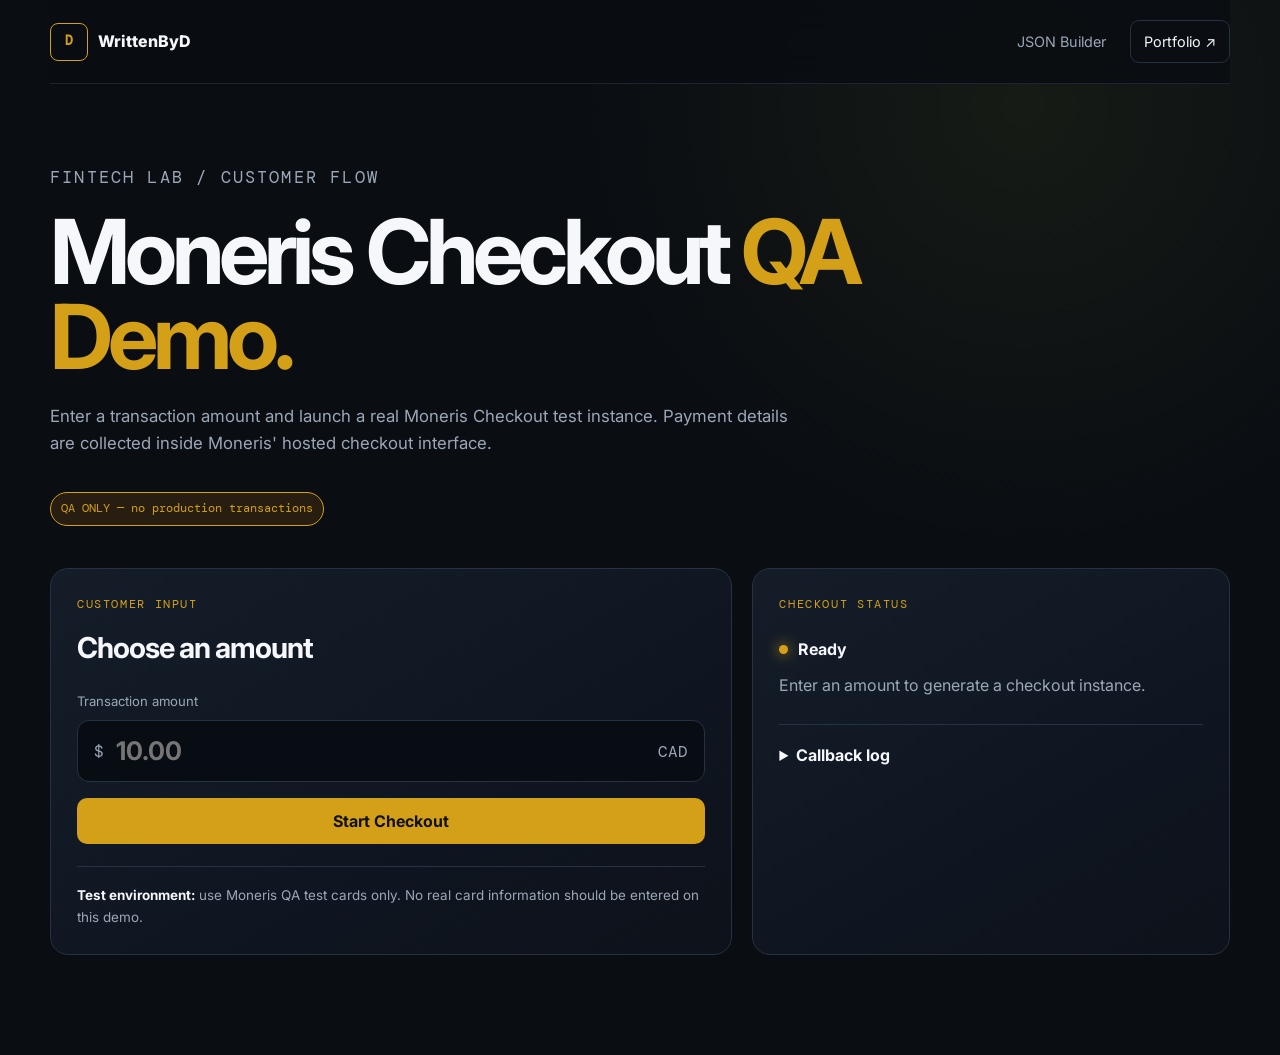
<file: moneris-checkout/qa-demo.html>
<!DOCTYPE html>
<html lang="en">
<head>
  <meta charset="UTF-8" />
  <meta name="viewport" content="width=device-width, initial-scale=1.0" />
  <meta name="description" content="QA customer checkout demo using Moneris Checkout." />
  <title>Moneris Checkout Demo | WrittenByD</title>
  <link rel="preconnect" href="https://fonts.googleapis.com">
  <link rel="preconnect" href="https://fonts.gstatic.com" crossorigin>
  <link href="https://fonts.googleapis.com/css2?family=DM+Mono:wght@400;500&family=Inter:wght@400;500;600;700;800&display=swap" rel="stylesheet">
  <link rel="stylesheet" href="../style.css" />
  <link rel="stylesheet" href="qa-demo.css" />
  <script src="https://gatewayt.moneris.com/chktv2/js/chkt_v3.00.js"></script>
</head>
<body>
  <div class="site-shell">
    <header class="site-header">
      <a class="brand" href="../index.html" aria-label="WrittenByD home">
        <span class="brand-mark">D</span>
        <span>WrittenByD</span>
      </a>
      <nav class="site-nav" aria-label="Demo navigation">
        <a href="json-builder.html">JSON Builder</a>
        <a class="nav-cta" href="../index.html">Portfolio ↗</a>
      </nav>
    </header>

    <main class="checkout-page">
      <section class="checkout-intro">
        <p class="eyebrow">FINTECH LAB / CUSTOMER FLOW</p>
        <h1>Moneris Checkout <span>QA Demo.</span></h1>
        <p>
          Enter a transaction amount and launch a real Moneris Checkout test instance.
          Payment details are collected inside Moneris' hosted checkout interface.
        </p>
        <div class="qa-badge">QA ONLY — no production transactions</div>
      </section>

      <section class="checkout-layout">
        <section class="checkout-card">
          <p class="eyebrow">CUSTOMER INPUT</p>
          <h2>Choose an amount</h2>

          <form id="amount-form">
            <label class="amount-field" for="amount">
              <span>Transaction amount</span>
              <div class="amount-input">
                <span>$</span>
                <input
                  id="amount"
                  name="amount"
                  type="text"
                  inputmode="decimal"
                  placeholder="10.00"
                  autocomplete="off"
                  required
                />
                <span>CAD</span>
              </div>
            </label>

            <button id="start-checkout" class="button button-primary checkout-button" type="submit">
              Start Checkout
            </button>
          </form>

          <div class="test-note">
            <strong>Test environment:</strong>
            use Moneris QA test cards only. No real card information should be entered on this demo.
          </div>
        </section>

        <aside class="status-card">
          <p class="eyebrow">CHECKOUT STATUS</p>
          <div class="status-row">
            <span id="status-dot" class="status-dot"></span>
            <strong id="status-title">Ready</strong>
          </div>
          <p id="status-message">Enter an amount to generate a checkout instance.</p>

          <details class="event-log">
            <summary>Callback log</summary>
            <pre id="callback-log">No events yet.</pre>
          </details>
        </aside>
      </section>

      <section id="checkout-shell" class="checkout-shell" hidden>
        <div class="checkout-shell-heading">
          <div>
            <p class="eyebrow">MONERIS HOSTED CHECKOUT</p>
            <h2>Payment</h2>
          </div>
          <button id="close-checkout" class="button button-ghost" type="button">Close Checkout</button>
        </div>

        <div id="monerisCheckout"></div>
      </section>

      <section id="result-card" class="result-card" hidden>
        <p class="eyebrow">RECEIPT RESPONSE</p>
        <h2 id="result-title">Transaction complete</h2>
        <pre id="receipt-output"></pre>
      </section>
    </main>
  </div>

  <script src="qa-demo.js"></script>
</body>
</html>
</file>
<file: style.css>
:root {
  --bg: #0a0d12;
  --panel: #111722;
  --panel-2: #151d2a;
  --text: #f5f7fb;
  --muted: #9ba7b7;
  --line: #263142;
  --accent: #D4A017;
  --accent-soft: rgba(245, 158, 11, 0.12);
  --max: 1180px;
  --radius: 18px;
}

* { box-sizing: border-box; }

html { scroll-behavior: smooth; }

body {
  margin: 0;
  background:
    radial-gradient(circle at 80% 10%, rgba(216, 255, 79, 0.06), transparent 28rem),
    var(--bg);
  color: var(--text);
  font-family: "Inter", system-ui, sans-serif;
  line-height: 1.6;
}

a { color: inherit; text-decoration: none; }
button, input { font: inherit; }

.site-shell { min-height: 100vh; }

.site-header {
  position: sticky;
  top: 0;
  z-index: 20;
  display: flex;
  align-items: center;
  justify-content: space-between;
  width: min(calc(100% - 40px), var(--max));
  margin: 0 auto;
  padding: 20px 0;
  background: rgba(10, 13, 18, 0.88);
  backdrop-filter: blur(16px);
  border-bottom: 1px solid rgba(38, 49, 66, 0.7);
}

.brand {
  display: inline-flex;
  align-items: center;
  gap: 10px;
  font-weight: 800;
}

.brand-mark {
  display: inline-grid;
  place-items: center;
  min-width: 38px;
  height: 38px;
  padding: 0 8px;
  border: 1px solid var(--accent);
  color: var(--accent);
  font-family: "DM Mono", monospace;
  font-size: 0.8rem;
  border-radius: 8px;
}

.site-nav {
  display: flex;
  align-items: center;
  gap: 24px;
  font-size: 0.9rem;
  color: var(--muted);
}

.site-nav a:hover { color: var(--text); }

.nav-cta {
  padding: 9px 13px;
  border: 1px solid var(--line);
  border-radius: 9px;
  color: var(--text) !important;
}

.menu-toggle {
  display: none;
  color: var(--text);
  background: transparent;
  border: 1px solid var(--line);
  border-radius: 8px;
  padding: 8px 10px;
}

.section {
  width: min(calc(100% - 40px), var(--max));
  margin: 0 auto;
  padding: 105px 0;
  border-bottom: 1px solid var(--line);
}

.hero {
  min-height: 82vh;
  display: grid;
  grid-template-columns: minmax(0, 1.25fr) minmax(320px, 0.75fr);
  gap: 70px;
  align-items: center;
}

.eyebrow {
  margin: 0 0 18px;
  color: var(--accent);
  font-family: "DM Mono", monospace;
  font-size: 0.78rem;
  letter-spacing: 0.13em;
}

h1, h2, h3, p { margin-top: 0; }

h1 {
  margin-bottom: 24px;
  max-width: 820px;
  font-size: clamp(3.2rem, 7vw, 6.8rem);
  line-height: 0.95;
  letter-spacing: -0.055em;
}

h1 span { color: var(--accent); }

h2 {
  margin-bottom: 0;
  font-size: clamp(2rem, 4vw, 3.6rem);
  line-height: 1.05;
  letter-spacing: -0.035em;
}

h3 {
  margin-bottom: 10px;
  font-size: 1.08rem;
}

.hero-lede {
  max-width: 760px;
  color: var(--muted);
  font-size: clamp(1.05rem, 1.5vw, 1.24rem);
}

.hero-actions {
  display: flex;
  flex-wrap: wrap;
  gap: 12px;
  margin: 32px 0 48px;
}

.button {
  display: inline-flex;
  align-items: center;
  justify-content: center;
  min-height: 46px;
  padding: 0 18px;
  border-radius: 10px;
  font-weight: 700;
}

.button-primary {
  background: var(--accent);
  color: #111;
}

.button-ghost {
  border: 1px solid var(--line);
  color: var(--text);
}

.hero-meta {
  display: flex;
  flex-wrap: wrap;
  gap: 36px;
}

.hero-meta div { display: grid; }
.hero-meta strong { font-size: 1.3rem; }
.hero-meta span { color: var(--muted); font-size: 0.82rem; }

.hero-panel {
  overflow: hidden;
  border: 1px solid var(--line);
  border-radius: var(--radius);
  background: linear-gradient(180deg, #121925, #0d121b);
  box-shadow: 0 24px 70px rgba(0, 0, 0, 0.28);
}

.terminal-bar {
  display: flex;
  gap: 7px;
  padding: 15px 17px;
  border-bottom: 1px solid var(--line);
}

.terminal-bar span {
  width: 9px;
  height: 9px;
  border-radius: 999px;
  background: #475366;
}

.terminal-content {
  padding: 26px;
  font-family: "DM Mono", monospace;
  font-size: 0.88rem;
}

.prompt { color: var(--accent); }

.terminal-content ul {
  padding: 0;
  margin: 24px 0 28px;
  list-style: none;
}

.terminal-content li {
  display: flex;
  gap: 14px;
  padding: 10px 0;
  border-bottom: 1px dashed #243043;
  color: #c8d0dc;
}

.terminal-content li span { color: #65758d; }
.terminal-status { margin: 0; color: var(--accent); }
.cursor { animation: blink 1s infinite; }

@keyframes blink { 50% { opacity: 0; } }

.section-heading {
  display: grid;
  grid-template-columns: 1fr minmax(300px, 0.7fr);
  gap: 60px;
  align-items: end;
  margin-bottom: 42px;
}

.section-heading > p {
  margin-bottom: 0;
  color: var(--muted);
}

.project-toolbar {
  display: flex;
  gap: 16px;
  align-items: center;
  justify-content: space-between;
  margin-bottom: 28px;
}

.filter-group {
  display: flex;
  flex-wrap: wrap;
  gap: 8px;
}

.filter-button {
  padding: 8px 12px;
  border: 1px solid var(--line);
  border-radius: 999px;
  color: var(--muted);
  background: transparent;
  cursor: pointer;
}

.filter-button.active,
.filter-button:hover {
  color: #101216;
  border-color: var(--accent);
  background: var(--accent);
}

.search-box input {
  width: min(280px, 42vw);
  padding: 10px 13px;
  border: 1px solid var(--line);
  border-radius: 10px;
  background: #0d1219;
  color: var(--text);
  outline: none;
}

.search-box input:focus { border-color: var(--accent); }

.project-grid {
  display: grid;
  grid-template-columns: repeat(12, 1fr);
  gap: 18px;
}

.project-card {
  grid-column: span 6;
  position: relative;
  min-height: 320px;
  display: flex;
  flex-direction: column;
  padding: 26px;
  border: 1px solid var(--line);
  border-radius: var(--radius);
  background: linear-gradient(150deg, rgba(21, 29, 42, 0.95), rgba(13, 18, 27, 0.96));
  transition: transform 160ms ease, border-color 160ms ease;
}

.project-card:hover {
  transform: translateY(-4px);
  border-color: #43516a;
}

.project-card.featured { grid-column: span 8; }
.project-card.compact { grid-column: span 4; }

.project-topline,
.project-footer {
  display: flex;
  justify-content: space-between;
  gap: 14px;
  align-items: center;
}

.project-topline {
  margin-bottom: 36px;
  font-family: "DM Mono", monospace;
  font-size: 0.76rem;
  color: var(--muted);
}

.project-status {
  color: var(--accent);
}

.project-card h3 {
  font-size: 1.5rem;
  letter-spacing: -0.02em;
}

.project-card > p {
  color: var(--muted);
  max-width: 58ch;
}

.project-tags {
  display: flex;
  flex-wrap: wrap;
  gap: 7px;
  margin-top: 18px;
}

.project-tags span,
.credential-tag {
  padding: 5px 8px;
  border-radius: 6px;
  background: var(--accent-soft);
  color: var(--accent);
  font-family: "DM Mono", monospace;
  font-size: 0.7rem;
}

.project-footer {
  margin-top: auto;
  padding-top: 24px;
}

.project-actions {
  display: flex;
  flex-wrap: wrap;
  gap: 14px;
  align-items: center;
}

.project-footer button,
.project-footer a {
  border: 0;
  background: transparent;
  color: var(--text);
  font-weight: 700;
  cursor: pointer;
  padding: 0;
}

.project-footer button:hover,
.project-footer a:hover { color: var(--accent); }

.project-source {
  color: var(--muted);
  font-size: 0.78rem;
}

.empty-state {
  padding: 40px 0;
  color: var(--muted);
}

.skills-grid {
  display: grid;
  grid-template-columns: repeat(3, 1fr);
  gap: 16px;
}

.skill-card {
  padding: 24px;
  border: 1px solid var(--line);
  border-radius: 14px;
  background: rgba(17, 23, 34, 0.55);
}

.skill-number {
  display: inline-block;
  margin-bottom: 42px;
  color: #69788f;
  font-family: "DM Mono", monospace;
}

.skill-card p {
  margin-bottom: 0;
  color: var(--muted);
  font-size: 0.92rem;
}

.credential-list {
  border-top: 1px solid var(--line);
}

.credential-list article {
  display: flex;
  align-items: center;
  justify-content: space-between;
  gap: 20px;
  padding: 24px 0;
  border-bottom: 1px solid var(--line);
}

.credential-list h3 {
  margin: 3px 0;
}

.credential-list p {
  margin-bottom: 0;
  color: var(--muted);
}

.credential-date {
  color: var(--muted);
  font-family: "DM Mono", monospace;
  font-size: 0.7rem;
}

.about-section {
  display: grid;
  grid-template-columns: minmax(0, 0.8fr) minmax(320px, 1fr);
  gap: 80px;
}

.about-copy {
  color: var(--muted);
  font-size: 1.05rem;
}

.about-copy p:last-child {
  margin-bottom: 0;
  color: var(--text);
  font-weight: 700;
}

.site-footer {
  width: min(calc(100% - 40px), var(--max));
  margin: 0 auto;
  padding: 38px 0 55px;
  display: flex;
  align-items: center;
  justify-content: space-between;
  gap: 30px;
  color: var(--muted);
}

.site-footer > div:first-child {
  display: flex;
  align-items: center;
  gap: 12px;
}

.site-footer p { margin: 0; }
.footer-links { display: flex; gap: 18px; }

.project-modal {
  width: min(760px, calc(100% - 28px));
  max-height: 88vh;
  padding: 0;
  border: 1px solid var(--line);
  border-radius: 18px;
  background: #101620;
  color: var(--text);
}

.project-modal::backdrop {
  background: rgba(3, 5, 8, 0.78);
  backdrop-filter: blur(4px);
}

.modal-close {
  position: sticky;
  float: right;
  top: 14px;
  margin: 14px 14px 0 0;
  z-index: 2;
  width: 38px;
  height: 38px;
  border: 1px solid var(--line);
  border-radius: 999px;
  background: #151d2a;
  color: var(--text);
  font-size: 1.35rem;
  cursor: pointer;
}

.modal-inner { padding: 42px; }
.modal-inner h2 { margin-bottom: 18px; }
.modal-inner > p { color: var(--muted); }

.case-grid {
  display: grid;
  grid-template-columns: 1fr 1fr;
  gap: 18px;
  margin-top: 30px;
}

.case-block {
  padding: 20px;
  border: 1px solid var(--line);
  border-radius: 12px;
}

.case-block h3 {
  color: var(--accent);
  font-family: "DM Mono", monospace;
  font-size: 0.78rem;
  text-transform: uppercase;
  letter-spacing: 0.08em;
}

.case-block p, .case-block ul {
  margin-bottom: 0;
  color: var(--muted);
}

.case-block ul { padding-left: 18px; }

.modal-links {
  display: flex;
  flex-wrap: wrap;
  gap: 10px;
  margin-top: 26px;
}

.sr-only {
  position: absolute;
  width: 1px;
  height: 1px;
  padding: 0;
  margin: -1px;
  overflow: hidden;
  clip: rect(0, 0, 0, 0);
  white-space: nowrap;
  border: 0;
}

@media (max-width: 900px) {
  .hero,
  .section-heading,
  .about-section {
    grid-template-columns: 1fr;
  }

  .hero { padding-top: 70px; min-height: auto; }
  .section-heading { gap: 18px; align-items: start; }
  .project-card,
  .project-card.featured,
  .project-card.compact { grid-column: span 12; }
  .skills-grid { grid-template-columns: 1fr 1fr; }
}

@media (max-width: 680px) {
  .site-header { width: min(calc(100% - 28px), var(--max)); }
  .section, .site-footer { width: min(calc(100% - 28px), var(--max)); }
  .section { padding: 78px 0; }

  .menu-toggle { display: inline-flex; }
  .site-nav {
    display: none;
    position: absolute;
    left: 0;
    right: 0;
    top: 70px;
    flex-direction: column;
    align-items: stretch;
    padding: 18px;
    background: #0d1219;
    border: 1px solid var(--line);
    border-radius: 12px;
  }

  .site-nav.open { display: flex; }

  .hero { gap: 40px; }
  h1 { font-size: clamp(3rem, 17vw, 4.8rem); }

  .project-toolbar {
    align-items: stretch;
    flex-direction: column;
  }

  .search-box input { width: 100%; }
  .skills-grid { grid-template-columns: 1fr; }

  .credential-list article,
  .site-footer {
    align-items: flex-start;
    flex-direction: column;
  }

  .case-grid { grid-template-columns: 1fr; }
  .modal-inner { padding: 32px 22px; }
}
</file>
<file: audio-stem-tool/project.css>
.stem-page {
  width: min(calc(100% - 40px), var(--max));
  margin: 0 auto;
  padding: 90px 0 110px;
}

.stem-hero {
  max-width: 940px;
  margin-bottom: 52px;
}

.stem-hero h1 {
  font-size: clamp(3.2rem, 7vw, 6.5rem);
}

.stem-lede,
.feature-card p,
.detail-card > p {
  color: var(--muted);
}

.stem-lede {
  max-width: 820px;
  font-size: 1.08rem;
}

.stem-tags {
  display: flex;
  flex-wrap: wrap;
  gap: 8px;
  margin-top: 24px;
}

.stem-tags span {
  padding: 6px 9px;
  border-radius: 7px;
  background: var(--accent-soft);
  color: var(--accent);
  font-family: "DM Mono", monospace;
  font-size: 0.72rem;
}

.stem-actions {
  margin-top: 26px;
}

.feature-grid {
  display: grid;
  grid-template-columns: repeat(2, 1fr);
  gap: 18px;
}

.feature-card,
.detail-card {
  padding: 28px;
  border: 1px solid var(--line);
  border-radius: var(--radius);
  background: linear-gradient(150deg, rgba(21, 29, 42, 0.95), rgba(13, 18, 27, 0.98));
}

.feature-card h2,
.detail-card h2 {
  font-size: 2rem;
  margin-bottom: 14px;
}

.detail-card {
  margin-top: 18px;
}

.flow {
  display: flex;
  flex-wrap: wrap;
  align-items: center;
  gap: 10px;
  margin: 26px 0 20px;
  font-family: "DM Mono", monospace;
  font-size: 0.78rem;
}

.flow span {
  padding: 9px 11px;
  border: 1px solid var(--line);
  border-radius: 8px;
  background: #080d13;
}

.flow b {
  color: var(--accent);
}

.run-card pre {
  overflow: auto;
  margin: 20px 0;
  padding: 18px;
  border: 1px solid var(--line);
  border-radius: 10px;
  background: #080d13;
  color: #dbe4ef;
  font-family: "DM Mono", monospace;
  font-size: 0.8rem;
}

.run-card code {
  color: var(--accent);
}

.host-note {
  margin-top: 12px;
  font-size: 0.88rem;
}

@media (max-width: 760px) {
  .stem-page {
    width: min(calc(100% - 28px), var(--max));
    padding-top: 65px;
  }

  .feature-grid {
    grid-template-columns: 1fr;
  }

  .site-nav {
    display: flex;
    gap: 10px;
  }

  .site-nav a:first-child {
    display: none;
  }
}


.stem-preview {
  width: min(100%, 760px);
  margin: 42px 0 0;
  padding: 12px;
  border: 2px solid var(--accent);
  outline: 1px solid var(--line);
  outline-offset: 5px;
  border-radius: 18px;
  background: linear-gradient(150deg, rgba(21, 29, 42, 0.98), rgba(13, 18, 27, 0.98));
  box-shadow: 0 24px 60px rgba(0, 0, 0, 0.32);
}

.stem-preview img {
  display: block;
  width: 100%;
  height: auto;
  border: 1px solid var(--line);
  border-radius: 11px;
  background: #fff;
}

.stem-preview figcaption {
  margin: 10px 4px 2px;
  color: var(--muted);
  font-family: "DM Mono", monospace;
  font-size: 0.72rem;
  line-height: 1.5;
}
</file>
<file: moneris-checkout/project.css>
.lab-page {
  width: min(calc(100% - 40px), var(--max));
  margin: 0 auto;
  padding: 90px 0 110px;
}

.lab-hero {
  max-width: 920px;
  margin-bottom: 52px;
}

.lab-hero h1 {
  font-size: clamp(3.2rem, 7vw, 6.6rem);
}

.lab-lede {
  max-width: 820px;
  color: var(--muted);
  font-size: 1.08rem;
}

.lab-tags {
  display: flex;
  flex-wrap: wrap;
  gap: 8px;
  margin-top: 26px;
}

.lab-tags span {
  padding: 6px 9px;
  border-radius: 7px;
  background: var(--accent-soft);
  color: var(--accent);
  font-family: "DM Mono", monospace;
  font-size: 0.72rem;
}

.tool-grid {
  display: grid;
  grid-template-columns: 1fr 1fr;
  gap: 18px;
}

.tool-card,
.architecture-card {
  padding: 28px;
  border: 1px solid var(--line);
  border-radius: var(--radius);
  background: linear-gradient(150deg, rgba(21, 29, 42, 0.95), rgba(13, 18, 27, 0.98));
}

.tool-card h2,
.architecture-card h2 {
  font-size: 2rem;
  margin-bottom: 16px;
}

.tool-card > p:not(.eyebrow),
.architecture-card > p {
  color: var(--muted);
}

.tool-card .button {
  margin-top: 16px;
}

.architecture-card {
  margin-top: 18px;
}

.flow {
  display: flex;
  flex-wrap: wrap;
  align-items: center;
  gap: 10px;
  margin: 28px 0 22px;
  font-family: "DM Mono", monospace;
  font-size: 0.78rem;
}

.flow span {
  padding: 9px 11px;
  border: 1px solid var(--line);
  border-radius: 8px;
  background: #080d13;
}

.flow b {
  color: var(--accent);
}

@media (max-width: 760px) {
  .lab-page {
    width: min(calc(100% - 28px), var(--max));
    padding-top: 65px;
  }

  .tool-grid {
    grid-template-columns: 1fr;
  }

  .site-nav {
    display: flex;
    gap: 10px;
  }

  .site-nav a:first-child {
    display: none;
  }
}
</file>
<file: moneris-checkout/json-builder.css>
.tool-page {
  width: min(calc(100% - 40px), var(--max));
  margin: 0 auto;
  padding: 80px 0 100px;
}

.tool-intro {
  max-width: 850px;
  margin-bottom: 42px;
}

.tool-intro h1 {
  font-size: clamp(3rem, 7vw, 6rem);
}

.tool-intro > p {
  max-width: 760px;
  color: var(--muted);
  font-size: 1.05rem;
}

.privacy-note {
  margin-top: 24px;
  padding: 14px 16px;
  border: 1px solid var(--line);
  border-left: 3px solid var(--accent);
  border-radius: 10px;
  background: rgba(17, 23, 34, 0.65);
  color: var(--muted);
  font-size: 0.9rem;
}

.secondary-note {
  margin-top: 10px;
  border-left-color: var(--line);
}

.privacy-note strong { color: var(--text); }

.builder-grid {
  display: grid;
  grid-template-columns: minmax(0, 1fr) minmax(360px, 0.9fr);
  gap: 20px;
  align-items: start;
}

.builder-panel {
  padding: 26px;
  border: 1px solid var(--line);
  border-radius: var(--radius);
  background: linear-gradient(150deg, rgba(21, 29, 42, 0.95), rgba(13, 18, 27, 0.98));
}

.output-panel {
  position: sticky;
  top: 100px;
}

.panel-heading {
  display: flex;
  align-items: center;
  justify-content: space-between;
  gap: 18px;
  margin-bottom: 28px;
}

.panel-heading .eyebrow { margin-bottom: 8px; }
.panel-heading h2 { font-size: 1.8rem; }

.text-button,
.input-button {
  border: 1px solid var(--line);
  border-radius: 8px;
  background: transparent;
  color: var(--muted);
  cursor: pointer;
}

.text-button {
  padding: 8px 12px;
}

.text-button:hover,
.input-button:hover {
  color: var(--text);
  border-color: var(--accent);
}

.form-section h3,
.subsection h3 {
  margin-bottom: 16px;
  color: var(--muted);
  font-family: "DM Mono", monospace;
  font-size: 0.78rem;
  letter-spacing: 0.08em;
  text-transform: uppercase;
}

.form-grid {
  display: grid;
  grid-template-columns: 1fr 1fr;
  gap: 16px;
}

.field {
  display: grid;
  gap: 7px;
}

.field > span {
  color: #cbd3de;
  font-size: 0.82rem;
  font-weight: 600;
}

.field input,
.field select {
  width: 100%;
  min-height: 44px;
  padding: 10px 12px;
  border: 1px solid var(--line);
  border-radius: 9px;
  background: #0b1119;
  color: var(--text);
  outline: none;
}

.field input:focus,
.field select:focus {
  border-color: var(--accent);
}

.field input:disabled {
  color: var(--muted);
  cursor: not-allowed;
}

.password-row {
  display: grid;
  grid-template-columns: 1fr auto;
  gap: 8px;
}

.input-button {
  padding: 0 12px;
}

.optional-fields {
  margin-top: 24px;
  border-top: 1px solid var(--line);
  padding-top: 20px;
}

.optional-fields summary {
  color: var(--text);
  cursor: pointer;
  font-weight: 700;
}

.optional-fields[open] summary {
  color: var(--accent);
}

.optional-grid { margin-top: 18px; }

.section-note {
  margin-bottom: 14px;
  color: var(--muted);
  font-size: 0.84rem;
}

.repeat-list {
  display: grid;
  gap: 12px;
}

.repeat-card {
  padding: 16px;
  border: 1px solid var(--line);
  border-radius: 12px;
  background: rgba(8, 13, 19, 0.55);
}

.repeat-card-heading {
  display: flex;
  align-items: center;
  justify-content: space-between;
  gap: 12px;
  margin-bottom: 14px;
}

.row-title {
  color: var(--accent);
  font-family: "DM Mono", monospace;
  font-size: 0.78rem;
}

.remove-row {
  padding: 5px 8px;
  font-size: 0.75rem;
}

.add-row-button {
  margin-top: 12px;
}

.subsection {
  margin-top: 22px;
  padding-top: 18px;
  border-top: 1px dashed var(--line);
}

.form-message,
.copy-message {
  min-height: 1.4em;
  margin: 18px 0 0;
  color: #ffb76b;
  font-size: 0.84rem;
}

.output-heading { margin-bottom: 18px; }

.endpoint-block {
  display: grid;
  gap: 8px;
  margin-bottom: 16px;
}

.endpoint-block span {
  color: var(--muted);
  font-size: 0.75rem;
  text-transform: uppercase;
  letter-spacing: 0.08em;
}

.endpoint-block code {
  overflow-wrap: anywhere;
  color: var(--accent);
  font-family: "DM Mono", monospace;
  font-size: 0.78rem;
}

.json-output {
  min-height: 430px;
  max-height: 720px;
  overflow: auto;
  margin: 0;
  padding: 20px;
  border: 1px solid var(--line);
  border-radius: 12px;
  background: #080d13;
  color: #dbe4ef;
  font-family: "DM Mono", monospace;
  font-size: 0.82rem;
  line-height: 1.7;
  white-space: pre-wrap;
  overflow-wrap: anywhere;
}

@media (max-width: 900px) {
  .builder-grid { grid-template-columns: 1fr; }
  .output-panel { position: static; }
}

@media (max-width: 680px) {
  .tool-page {
    width: min(calc(100% - 28px), var(--max));
    padding-top: 60px;
  }

  .site-nav { display: flex; gap: 10px; }
  .site-nav > a:first-child { display: none; }
  .form-grid { grid-template-columns: 1fr; }
  .builder-panel { padding: 20px; }
  .output-heading { align-items: flex-start; flex-direction: column; }
  .json-output { min-height: 340px; }
}
</file>
<file: moneris-checkout/qa-demo.css>
.checkout-page {
  width: min(calc(100% - 40px), var(--max));
  margin: 0 auto;
  padding: 80px 0 100px;
}

.checkout-intro {
  max-width: 850px;
  margin-bottom: 42px;
}

.checkout-intro h1 {
  font-size: clamp(3rem, 7vw, 6rem);
}

.checkout-intro > p {
  max-width: 760px;
  color: var(--muted);
  font-size: 1.05rem;
}

.qa-badge {
  display: inline-flex;
  margin-top: 18px;
  padding: 7px 10px;
  border: 1px solid var(--accent);
  border-radius: 999px;
  color: var(--accent);
  background: var(--accent-soft);
  font-family: "DM Mono", monospace;
  font-size: 0.72rem;
}

.checkout-layout {
  display: grid;
  grid-template-columns: minmax(0, 1fr) minmax(300px, 0.7fr);
  gap: 20px;
}

.checkout-card,
.status-card,
.checkout-shell,
.result-card {
  padding: 26px;
  border: 1px solid var(--line);
  border-radius: var(--radius);
  background: linear-gradient(150deg, rgba(21, 29, 42, 0.95), rgba(13, 18, 27, 0.98));
}

.checkout-card h2,
.status-card h2,
.checkout-shell h2,
.result-card h2 {
  font-size: 1.8rem;
}

.amount-field {
  display: grid;
  gap: 8px;
  margin-top: 28px;
}

.amount-field > span {
  color: var(--muted);
  font-size: 0.82rem;
}

.amount-input {
  display: grid;
  grid-template-columns: auto 1fr auto;
  align-items: center;
  min-height: 62px;
  padding: 0 16px;
  border: 1px solid var(--line);
  border-radius: 12px;
  background: #080d13;
}

.amount-input:focus-within {
  border-color: var(--accent);
}

.amount-input span {
  color: var(--muted);
  font-family: "DM Mono", monospace;
}

.amount-input input {
  width: 100%;
  padding: 0 12px;
  border: 0;
  outline: 0;
  background: transparent;
  color: var(--text);
  font-size: 1.6rem;
  font-weight: 700;
}

.checkout-button {
  width: 100%;
  margin-top: 16px;
  border: 0;
  cursor: pointer;
}

.checkout-button:disabled {
  opacity: 0.55;
  cursor: not-allowed;
}

.test-note {
  margin-top: 22px;
  padding-top: 18px;
  border-top: 1px solid var(--line);
  color: var(--muted);
  font-size: 0.84rem;
}

.test-note strong {
  color: var(--text);
}

.status-row {
  display: flex;
  align-items: center;
  gap: 10px;
  margin: 22px 0 10px;
}

.status-dot {
  width: 9px;
  height: 9px;
  border-radius: 999px;
  background: var(--accent);
  box-shadow: 0 0 14px var(--accent);
}

.status-card > p:not(.eyebrow) {
  color: var(--muted);
}

.event-log {
  margin-top: 26px;
  border-top: 1px solid var(--line);
  padding-top: 18px;
}

.event-log summary {
  cursor: pointer;
  color: var(--text);
  font-weight: 700;
}

.event-log pre,
.result-card pre {
  overflow: auto;
  max-height: 300px;
  margin: 14px 0 0;
  padding: 16px;
  border: 1px solid var(--line);
  border-radius: 10px;
  background: #080d13;
  color: #dbe4ef;
  font-family: "DM Mono", monospace;
  font-size: 0.76rem;
  white-space: pre-wrap;
  overflow-wrap: anywhere;
}

.checkout-shell,
.result-card {
  margin-top: 20px;
}

.checkout-shell-heading {
  display: flex;
  align-items: center;
  justify-content: space-between;
  gap: 20px;
  margin-bottom: 20px;
}

.checkout-shell-heading .eyebrow {
  margin-bottom: 7px;
}

#monerisCheckout {
  min-height: 560px;
  overflow: hidden;
  border-radius: 12px;
  background: #fff;
}

@media (max-width: 850px) {
  .checkout-layout {
    grid-template-columns: 1fr;
  }
}

@media (max-width: 680px) {
  .checkout-page {
    width: min(calc(100% - 28px), var(--max));
    padding-top: 60px;
  }

  .site-nav {
    display: flex;
    gap: 10px;
  }

  .site-nav > a:first-child {
    display: none;
  }

  .checkout-shell-heading {
    align-items: flex-start;
    flex-direction: column;
  }

  #monerisCheckout {
    min-height: 650px;
  }
}
</file>
